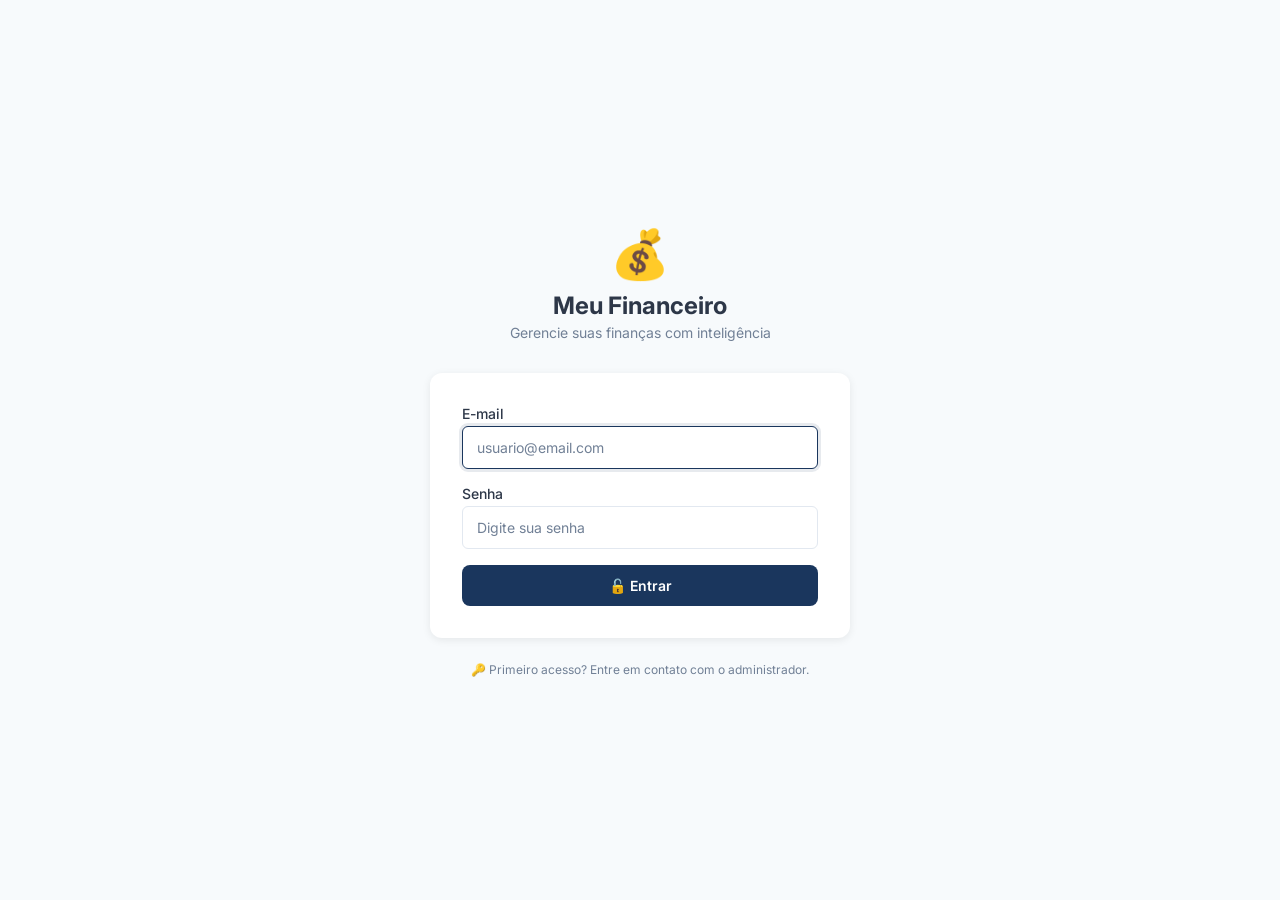
<file: index.html>
<!DOCTYPE html>
<html lang="pt-BR">
<head>
    <meta charset="UTF-8">
    <meta name="viewport" content="width=device-width, initial-scale=1.0">
    <title>Login - Meu Financeiro</title>
    <link rel="shortcut icon" type="image/png" href="Imagem/logo.ico">
    
    <!-- Fonte Inter -->
    <link rel="preconnect" href="https://fonts.googleapis.com">
    <link rel="preconnect" href="https://fonts.gstatic.com" crossorigin>
    <link href="https://fonts.googleapis.com/css2?family=Inter:wght@400;500;600;700&display=swap" rel="stylesheet">
    
    <!-- CSS base -->
    <link rel="stylesheet" href="css/reset.css">
    <link rel="stylesheet" href="css/variables.css">
    <link rel="stylesheet" href="css/components.css">
    <link rel="stylesheet" href="css/responsive.css">
</head>
<body class="pagina-login">

    <div class="login-container">
        
        <!-- Logo e título -->
        <div class="login-logo">
            <div class="icone">💰</div>
            <h2>Meu Financeiro</h2>
            <p>Gerencie suas finanças com inteligência</p>
        </div>
        
        <!-- Card do formulário -->
        <div class="login-card">
            <form id="formLogin" class="formulario" autocomplete="off">
                
                <!-- Alerta de erro (escondido por padrão) -->
                <div id="alertaLogin" class="alertas alerta-erro"></div>
                
                <div class="grupo-campo">
                    <label for="email">E-mail</label>
                    <input 
                        type="email" 
                        id="email" 
                        placeholder="usuario@email.com" 
                        required
                        autofocus
                    >
                </div>
                
                <div class="grupo-campo">
                    <label for="senha">Senha</label>
                    <input 
                        type="password" 
                        id="senha" 
                        placeholder="Digite sua senha" 
                        required
                    >
                </div>
                
                <button type="submit" class="btn btn-primario">
                    🔓 Entrar
                </button>
                
            </form>
        </div>
        
        <!-- Dica de acesso -->
        <div class="login-rodape">
            <p>🔑 Primeiro acesso? Entre em contato com o administrador.</p>
        </div>
        
    </div>

    <!-- JavaScript de autenticação -->
    <script src="js/auth.js"></script>
</body>
</html>
</file>
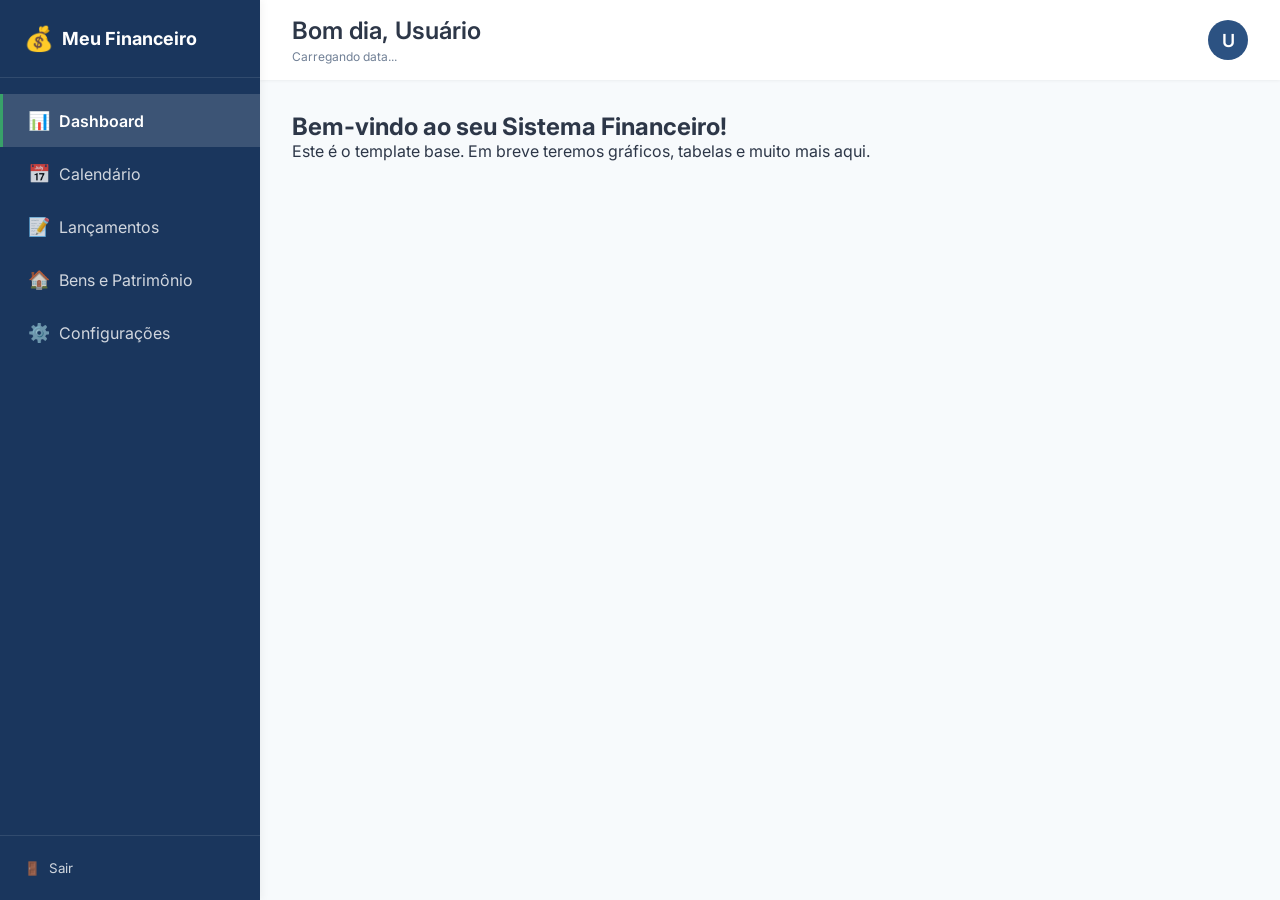
<file: base-template.html>
<!DOCTYPE html>
<html lang="pt-BR">
<head>
    <meta charset="UTF-8">
    <!-- Faz a página se adaptar ao tamanho da tela (essencial para mobile) -->
    <meta name="viewport" content="width=device-width, initial-scale=1.0">
    
    <!-- Título da página (mude em cada página) -->
    <title>Sistema Financeiro - Dashboard</title>
    <link rel="shortcut icon" type="image/png" href="Imagem/logo.ico">
    
    <!-- Importa a fonte Inter do Google Fonts -->
    <link rel="preconnect" href="https://fonts.googleapis.com">
    <link rel="preconnect" href="https://fonts.gstatic.com" crossorigin>
    <link href="https://fonts.googleapis.com/css2?family=Inter:wght@400;500;600;700&display=swap" rel="stylesheet">
    
    <!-- Nossos arquivos CSS (sempre nesta ordem: reset -> variáveis -> layout) -->
    <link rel="stylesheet" href="css/reset.css">
    <link rel="stylesheet" href="css/variables.css">
    <link rel="stylesheet" href="css/layout.css">
    
    <!-- CSS específico desta página (ex: dashboard.css) -->
    <!-- <link rel="stylesheet" href="css/dashboard.css"> -->
</head>
<body>

    <!-- Botão hambúrguer para mobile -->
    <button class="btn-menu-mobile" id="btnMenuMobile" onclick="toggleMenu()">☰</button>
    
    <!-- Overlay escuro (fica atrás do menu no mobile) -->
    <div class="overlay" id="overlay" onclick="toggleMenu()"></div>

    <div class="pagina">
        
        <!-- ========== MENU LATERAL ========== -->
        <aside class="menu-lateral" id="menuLateral">
            <div class="menu-logo">
                <span class="icone">💰</span>
                <span>Meu Financeiro</span>
            </div>
            
            <nav class="menu-links">
                <a href="dashboard.html" class="menu-item ativo">
                    <span class="icone">📊</span>
                    <span>Dashboard</span>
                </a>
                <a href="calendario.html" class="menu-item">
                    <span class="icone">📅</span>
                    <span>Calendário</span>
                </a>
                <a href="lancamentos.html" class="menu-item">
                    <span class="icone">📝</span>
                    <span>Lançamentos</span>
                </a>
                <a href="patrimonio.html" class="menu-item">
                    <span class="icone">🏠</span>
                    <span>Bens e Patrimônio</span>
                </a>
                <a href="configuracoes.html" class="menu-item">
                    <span class="icone">⚙️</span>
                    <span>Configurações</span>
                </a>
            </nav>
            
            <div class="menu-rodape">
                <button class="btn-sair" onclick="sair()">
                    <span class="icone">🚪</span>
                    <span>Sair</span>
                </button>
            </div>
        </aside>

        <!-- ========== ÁREA DE CONTEÚDO ========== -->
        <main class="conteudo">
            
            <!-- Cabeçalho -->
            <header class="cabecalho">
                <div class="saudacao">
                    <h1>Bom dia, Usuário</h1>
                    <p id="dataAtual">Carregando data...</p>
                </div>
                <div class="perfil">
                    <div class="perfil-icone">U</div>
                </div>
            </header>

            <!-- Área onde cada página coloca seu conteúdo único -->
            <section class="area-principal" id="areaPrincipal">
                
                <!-- ========================================== -->
                <!-- CONTEÚDO ESPECÍFICO DA PÁGINA VAI AQUI!    -->
                <!-- ========================================== -->
                
                <h2>Bem-vindo ao seu Sistema Financeiro!</h2>
                <p>Este é o template base. Em breve teremos gráficos, tabelas e muito mais aqui.</p>
                
                <!-- ========================================== -->
                
            </section>
        </main>
    </div>

    <!-- JavaScript base (funciona em todas as páginas) -->
    <script src="js/app.js"></script>
    
    <!-- JavaScript específico da página -->
    <!-- <script src="js/dashboard.js"></script> -->
</body>
</html>
</file>
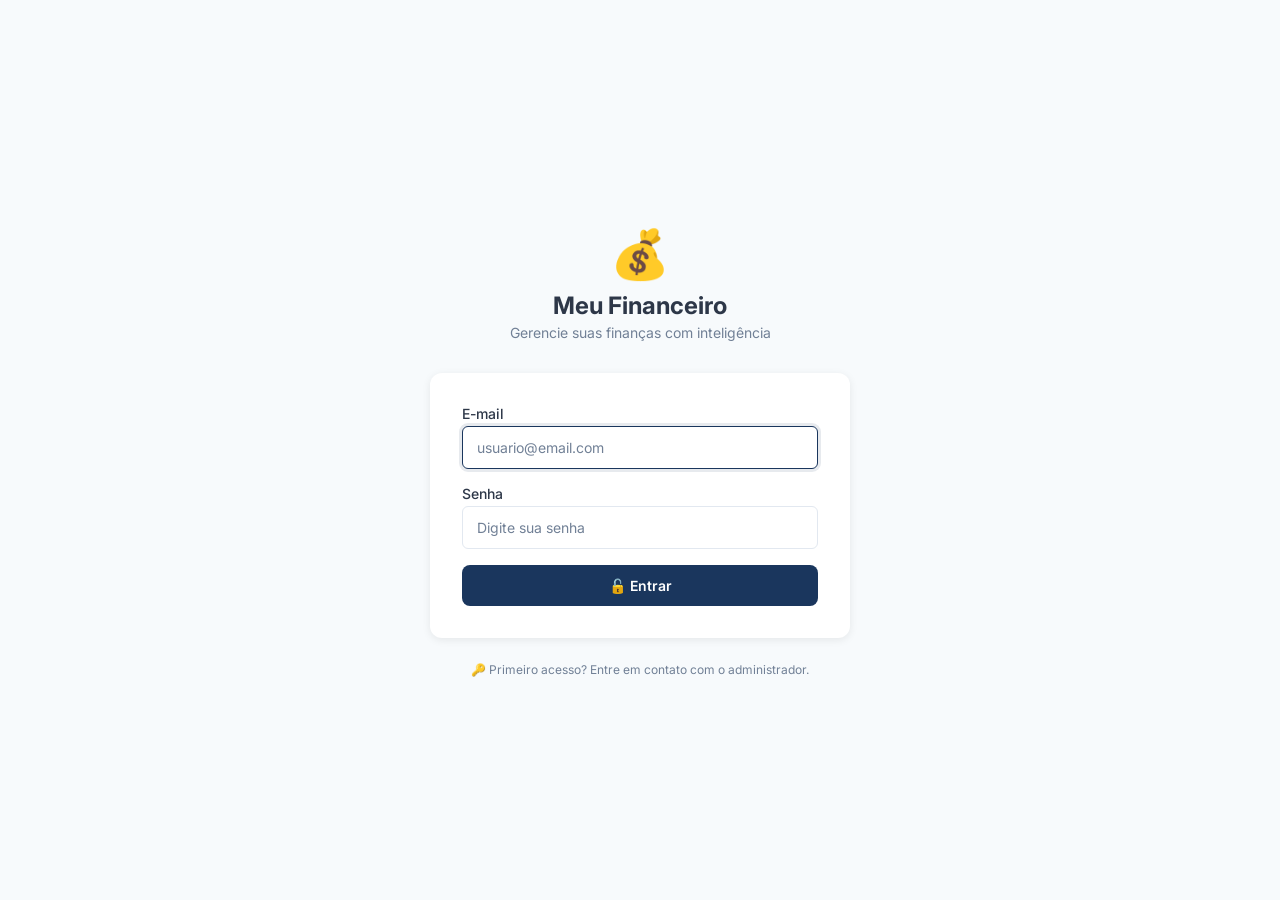
<file: calendario.html>
<!DOCTYPE html>
<html lang="pt-BR">
<head>
    <meta charset="UTF-8">
    <meta name="viewport" content="width=device-width, initial-scale=1.0">
    <title>Calendário - Meu Financeiro</title>
    <link rel="shortcut icon" type="image/png" href="Imagem/logo.ico">
    
    <link rel="preconnect" href="https://fonts.googleapis.com">
    <link rel="preconnect" href="https://fonts.gstatic.com" crossorigin>
    <link href="https://fonts.googleapis.com/css2?family=Inter:wght@400;500;600;700&display=swap" rel="stylesheet">
    
    <link rel="stylesheet" href="css/reset.css">
    <link rel="stylesheet" href="css/variables.css">
    <link rel="stylesheet" href="css/layout.css">
    <link rel="stylesheet" href="css/components.css">
    <link rel="stylesheet" href="css/responsive.css">
    
    <style>
        /* ---------- CONTROLES ---------- */
        .controles-calendario {
            display: flex;
            gap: var(--espacamento-md);
            align-items: center;
            margin-bottom: var(--espacamento-lg);
            flex-wrap: wrap;
        }
        
        .controles-calendario h2 {
            font-size: var(--tamanho-titulo);
            color: var(--cor-texto);
            margin-right: auto;
        }
        
        .controles-calendario select {
            padding: 10px 14px;
            border: 1px solid var(--cor-borda);
            border-radius: var(--raio-pequeno);
            font-size: var(--tamanho-texto);
            background-color: var(--cor-fundo-branco);
        }
        
        /* ---------- GRADE DESKTOP ---------- */
        .calendario-grade-container {
            background-color: var(--cor-fundo-branco);
            border-radius: var(--raio-grande);
            box-shadow: var(--sombra-card);
            overflow: hidden;
            display: block;
        }
        
        .calendario-grade {
            display: grid;
            grid-template-columns: repeat(7, 1fr);
        }
        
        .cal-dia-header {
            padding: 12px;
            text-align: center;
            font-size: var(--tamanho-pequeno);
            font-weight: 600;
            color: var(--cor-texto-claro);
            text-transform: uppercase;
            background-color: #f7fafc;
            border-bottom: 1px solid var(--cor-borda);
        }
        
        .cal-celula {
            min-height: 100px;
            padding: 8px;
            border-right: 1px solid var(--cor-borda);
            border-bottom: 1px solid var(--cor-borda);
            cursor: pointer;
            transition: background-color 0.2s;
            display: flex;
            flex-direction: column;
            gap: 2px;
        }
        
        .cal-celula:nth-child(7n) { border-right: none; }
        .cal-celula:hover { background-color: #f7fafc; }
        .cal-celula.vazio { background-color: #fafafa; cursor: default; }
        .cal-celula.hoje { background-color: #ebf8ff; }
        .cal-celula.negativo { background-color: #fff5f5; }
        .cal-celula.negativo:hover { background-color: #fed7d7; }
        
        .cal-celula.hoje .cal-numero {
            background-color: var(--cor-primaria);
            color: white;
            width: 28px;
            height: 28px;
            display: flex;
            align-items: center;
            justify-content: center;
            border-radius: 50%;
            font-weight: 700;
        }
        
        .cal-numero {
            font-size: 14px;
            font-weight: 600;
            color: var(--cor-texto);
            margin-bottom: 2px;
        }
        
        .cal-entrada { font-size: 11px; color: var(--cor-receita); font-weight: 500; }
        .cal-saida { font-size: 11px; color: var(--cor-despesa); font-weight: 500; }
        
        .cal-saldo {
            font-size: 12px;
            font-weight: 700;
            margin-top: auto;
        }
        .cal-saldo.pos { color: var(--cor-texto); }
        .cal-saldo.neg { color: var(--cor-despesa); }
        
        /* ---------- LISTA MOBILE ---------- */
        .lista-mobile {
            display: none;
            flex-direction: column;
            gap: var(--espacamento-md);
        }
        
        .lista-item {
            background-color: var(--cor-fundo-branco);
            border-radius: var(--raio-grande);
            padding: var(--espacamento-lg);
            box-shadow: var(--sombra-card);
        }
        .lista-item.negativo { border-left: 4px solid var(--cor-despesa); }
        .lista-item.hoje { border: 2px solid var(--cor-primaria); }
        
        .lista-header {
            display: flex;
            justify-content: space-between;
            align-items: center;
            margin-bottom: var(--espacamento-sm);
        }
        .lista-dia { font-weight: 700; color: var(--cor-texto); }
        .lista-saldo { font-weight: 600; }
        .lista-saldo.pos { color: var(--cor-texto); }
        .lista-saldo.neg { color: var(--cor-despesa); }
        
        .lista-linha { font-size: var(--tamanho-texto); margin-bottom: 4px; }
        .lista-linha.entrada { color: var(--cor-receita); }
        .lista-linha.saida { color: var(--cor-despesa); }
        
        .lista-detalhe {
            display: flex;
            justify-content: space-between;
            padding: 6px 0;
            border-top: 1px solid var(--cor-borda);
            font-size: var(--tamanho-pequeno);
        }
        .lista-detalhe.receita { color: var(--cor-receita); }
        .lista-detalhe.despesa { color: var(--cor-despesa); }
        
        .lista-alerta {
            margin-top: var(--espacamento-sm);
            padding: var(--espacamento-sm);
            background-color: #fff5f5;
            color: var(--cor-despesa);
            border-radius: var(--raio-pequeno);
            font-size: var(--tamanho-pequeno);
            font-weight: 500;
        }
        
        /* ---------- PAINEL LATERAL ---------- */
        .painel-lateral-overlay {
            display: none;
            position: fixed;
            top: 0; left: 0;
            width: 100%; height: 100%;
            background-color: rgba(0,0,0,0.3);
            z-index: 300;
        }
        .painel-lateral-overlay.visivel { display: block; }
        
        .painel-lateral {
            position: fixed;
            top: 0; right: 0;
            width: 380px;
            max-width: 90vw;
            height: 100%;
            background-color: var(--cor-fundo-branco);
            box-shadow: -4px 0 20px rgba(0,0,0,0.1);
            z-index: 301;
            transform: translateX(100%);
            transition: transform 0.3s ease;
            display: flex;
            flex-direction: column;
        }
        .painel-lateral.visivel { transform: translateX(0); }
        
        .painel-header {
            padding: var(--espacamento-lg);
            border-bottom: 1px solid var(--cor-borda);
            display: flex;
            justify-content: space-between;
            align-items: center;
        }
        .painel-header h3 {
            font-size: var(--tamanho-subtitulo);
            color: var(--cor-texto);
        }
        .btn-fechar-painel {
            background: none; border: none;
            font-size: 24px; cursor: pointer;
            color: var(--cor-texto-claro);
        }
        
        .painel-conteudo {
            flex: 1;
            padding: var(--espacamento-lg);
            overflow-y: auto;
        }
        
        .painel-resumo {
            background-color: #f7fafc;
            border-radius: var(--raio-medio);
            padding: var(--espacamento-md);
            margin-bottom: var(--espacamento-lg);
        }
        .painel-linha {
            display: flex;
            justify-content: space-between;
            padding: 4px 0;
            font-size: var(--tamanho-texto);
        }
        .painel-linha .pos { color: var(--cor-receita); font-weight: 600; }
        .painel-linha .neg { color: var(--cor-despesa); font-weight: 600; }
        
        .painel-lista { display: flex; flex-direction: column; gap: var(--espacamento-sm); }
        
        .painel-item {
            display: flex;
            justify-content: space-between;
            align-items: center;
            padding: var(--espacamento-md);
            border: 1px solid var(--cor-borda);
            border-radius: var(--raio-medio);
        }
        .painel-item.receita { border-left: 3px solid var(--cor-receita); }
        .painel-item.despesa { border-left: 3px solid var(--cor-despesa); }
        
        .painel-item-info { display: flex; flex-direction: column; gap: 2px; }
        .painel-item-info strong { font-size: var(--tamanho-texto); color: var(--cor-texto); }
        .painel-item-info small { font-size: var(--tamanho-pequeno); color: var(--cor-texto-claro); }
        
        .painel-item-valor { font-weight: 600; font-size: 15px; }
        .painel-item-valor.receita { color: var(--cor-receita); }
        .painel-item-valor.despesa { color: var(--cor-despesa); }
        
        .painel-alerta {
            margin-top: var(--espacamento-lg);
            padding: var(--espacamento-md);
            background-color: #fff5f5;
            border-left: 4px solid var(--cor-despesa);
            border-radius: var(--raio-pequeno);
            color: var(--cor-despesa);
            font-size: var(--tamanho-texto);
            font-weight: 500;
        }
        
        /* ---------- RESPONSIVIDADE ---------- */
        @media (max-width: 768px) {
            .calendario-grade-container { display: none; }
            .lista-mobile { display: flex; }
            .painel-lateral { width: 100%; max-width: 100%; }
        }
    </style>
</head>
<body>

    <button class="btn-menu-mobile" id="btnMenuMobile" onclick="toggleMenu()">☰</button>
    <div class="overlay" id="overlay" onclick="toggleMenu()"></div>

    <div class="pagina">
        
        <!-- MENU LATERAL -->
        <aside class="menu-lateral" id="menuLateral">
            <div class="menu-logo">
                <span class="icone">💰</span>
                <span>Meu Financeiro</span>
            </div>
            <nav class="menu-links">
                <a href="dashboard.html" class="menu-item">
                    <span class="icone">📊</span>
                    <span>Dashboard</span>
                </a>
                <a href="calendario.html" class="menu-item ativo">
                    <span class="icone">📅</span>
                    <span>Calendário</span>
                </a>
                <a href="lancamentos.html" class="menu-item">
                    <span class="icone">📝</span>
                    <span>Lançamentos</span>
                </a>
                <a href="patrimonio.html" class="menu-item">
                    <span class="icone">🏠</span>
                    <span>Bens e Patrimônio</span>
                </a>
                <a href="configuracoes.html" class="menu-item">
                    <span class="icone">⚙️</span>
                    <span>Configurações</span>
                </a>
            </nav>
            <div class="menu-rodape">
                <button class="btn-sair" onclick="sair()">
                    <span class="icone">🚪</span>
                    <span>Sair</span>
                </button>
            </div>
        </aside>

        <!-- CONTEÚDO -->
        <main class="conteudo">
            
            <header class="cabecalho">
                <div class="saudacao">
                    <h1 id="saudacao">Bom dia, Usuário</h1>
                    <p id="dataAtual">Carregando data...</p>
                </div>
                <div class="perfil">
                    <div class="perfil-icone">🤑</div>
                </div>
            </header>

            <section class="area-principal">
                
                <div class="controles-calendario">
                    <h2>📅 Calendário de Fluxo de Caixa</h2>
                    <select id="seletorMes">
                        <option value="1">Janeiro</option>
                        <option value="2">Fevereiro</option>
                        <option value="3">Março</option>
                        <option value="4">Abril</option>
                        <option value="5">Maio</option>
                        <option value="6">Junho</option>
                        <option value="7">Julho</option>
                        <option value="8">Agosto</option>
                        <option value="9">Setembro</option>
                        <option value="10">Outubro</option>
                        <option value="11">Novembro</option>
                        <option value="12">Dezembro</option>
                    </select>
                    <select id="seletorAno"></select>
                </div>
                
                <!-- Grade Desktop -->
                <div class="calendario-grade-container">
                    <div class="calendario-grade" id="gradeCalendario"></div>
                </div>
                
                <!-- Lista Mobile -->
                <div class="lista-mobile" id="listaMobile"></div>

            </section>
        </main>
    </div>

    <!-- Painel Lateral -->
    <div class="painel-lateral-overlay" id="painelOverlay" onclick="fecharPainel()"></div>
    <div class="painel-lateral" id="painelLateral">
        <div class="painel-header">
            <h3 id="painelTitulo">📅 Detalhes do Dia</h3>
            <button class="btn-fechar-painel" id="btnFecharPainel" onclick="fecharPainel()">×</button>
        </div>
        <div class="painel-conteudo" id="painelConteudo"></div>
    </div>

    <!-- Scripts -->
    <script src="js/storage.js"></script>
    <script src="js/auth.js"></script>
    <script src="js/app.js"></script>
    <script src="js/calendario.js"></script>
</body>
</html>
</file>
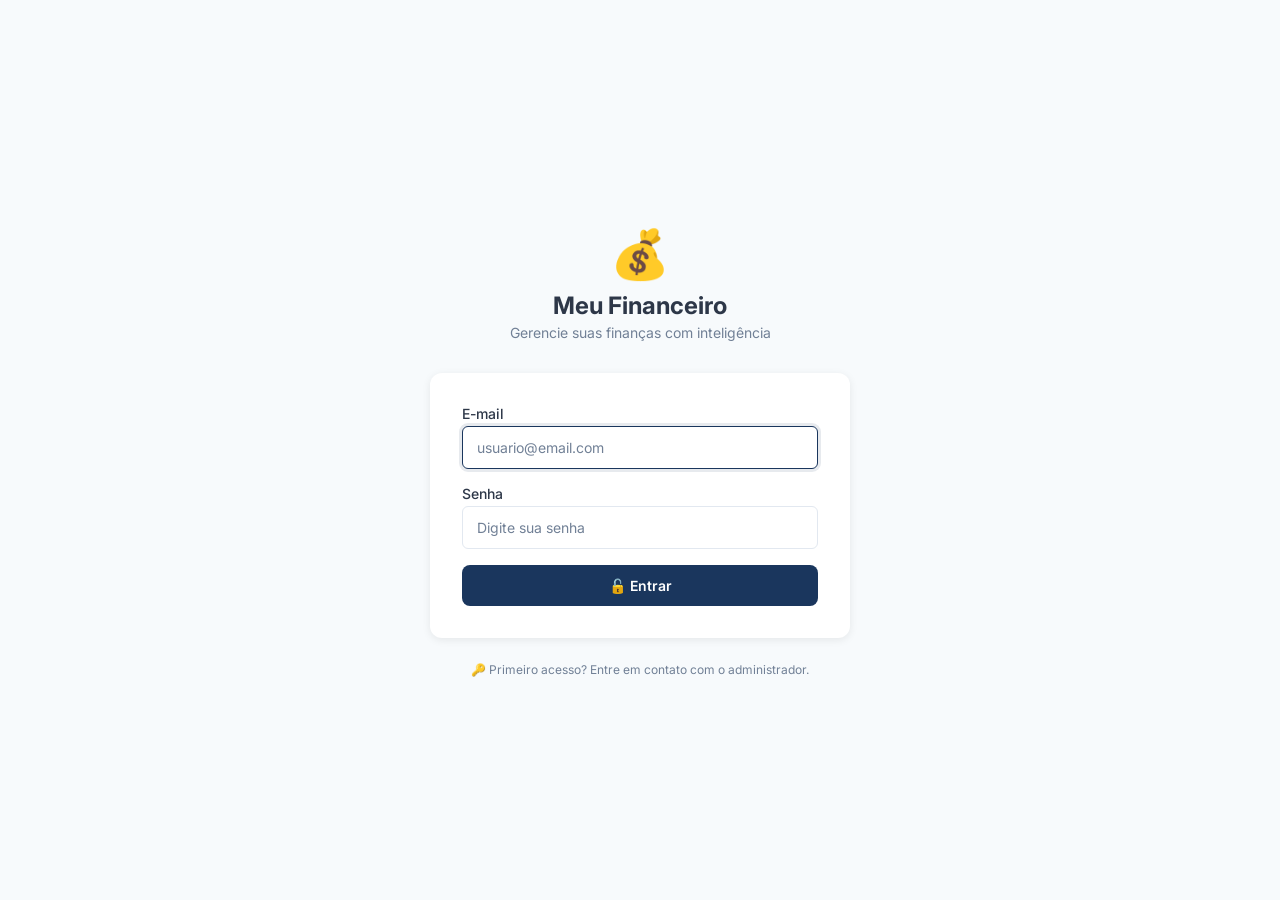
<file: configuracoes.html>
<!DOCTYPE html>
<html lang="pt-BR">
<head>
    <meta charset="UTF-8">
    <meta name="viewport" content="width=device-width, initial-scale=1.0">
    <title>Configurações - Meu Financeiro</title>
    <link rel="shortcut icon" type="image/png" href="Imagem/logo.ico">
    
    <link rel="preconnect" href="https://fonts.googleapis.com">
    <link rel="preconnect" href="https://fonts.gstatic.com" crossorigin>
    <link href="https://fonts.googleapis.com/css2?family=Inter:wght@400;500;600;700&display=swap" rel="stylesheet">
    
    <link rel="stylesheet" href="css/reset.css">
    <link rel="stylesheet" href="css/variables.css">
    <link rel="stylesheet" href="css/layout.css">
    <link rel="stylesheet" href="css/components.css">
    <link rel="stylesheet" href="css/responsive.css">
    
    <style>
        /* ---------- ABAS ---------- */
        .abas-nav {
            display: flex;
            gap: var(--espacamento-xs);
            margin-bottom: var(--espacamento-lg);
            border-bottom: 2px solid var(--cor-borda);
        }
        
        .aba-btn {
            padding: 12px 20px;
            background: none;
            border: none;
            border-bottom: 3px solid transparent;
            font-size: var(--tamanho-texto);
            font-weight: 500;
            color: var(--cor-texto-claro);
            cursor: pointer;
            transition: all 0.2s;
        }
        
        .aba-btn:hover {
            color: var(--cor-primaria);
        }
        
        .aba-btn.ativa {
            color: var(--cor-primaria);
            border-bottom-color: var(--cor-primaria);
            font-weight: 600;
        }
        
        .aba-conteudo {
            display: none;
        }
        
        .aba-conteudo.ativa {
            display: block;
            animation: fadeIn 0.3s ease;
        }
        
        @keyframes fadeIn {
            from { opacity: 0; transform: translateY(10px); }
            to { opacity: 1; transform: translateY(0); }
        }
        
        /* ---------- CARD CONFIGURAÇÃO ---------- */
        .card-config {
            background-color: var(--cor-fundo-branco);
            border-radius: var(--raio-grande);
            padding: var(--espacamento-xl);
            box-shadow: var(--sombra-card);
            max-width: 600px;
        }
        
        .card-config h3 {
            font-size: var(--tamanho-subtitulo);
            color: var(--cor-texto);
            margin-bottom: var(--espacamento-lg);
        }
        
        .card-config .grupo-campo {
            margin-bottom: var(--espacamento-md);
        }
        
        .card-config label {
            display: block;
            margin-bottom: var(--espacamento-xs);
            font-size: var(--tamanho-texto);
            font-weight: 500;
            color: var(--cor-texto);
        }
        
        .card-config input {
            width: 100%;
            padding: 10px 14px;
            border: 1px solid var(--cor-borda);
            border-radius: var(--raio-pequeno);
            font-size: var(--tamanho-texto);
        }
        
        .card-config input:focus {
            outline: none;
            border-color: var(--cor-primaria);
            box-shadow: 0 0 0 3px rgba(26, 54, 93, 0.1);
        }
        
        .card-config .btn-primario {
            width: auto;
            margin-top: var(--espacamento-sm);
        }
        
        /* ---------- LISTA RECORRENTES ---------- */
        .lista-recorrentes {
            display: flex;
            flex-direction: column;
            gap: var(--espacamento-md);
        }
        
        .item-recorrente {
            background-color: var(--cor-fundo-branco);
            border-radius: var(--raio-grande);
            padding: var(--espacamento-lg);
            box-shadow: var(--sombra-card);
            display: flex;
            justify-content: space-between;
            align-items: center;
            gap: var(--espacamento-md);
            border-left: 4px solid var(--cor-primaria);
        }
        
        .item-recorrente.inativo {
            opacity: 0.6;
            border-left-color: var(--cor-texto-claro);
        }
        
        .recorrente-info {
            display: flex;
            flex-direction: column;
            gap: 4px;
            flex: 1;
        }
        
        .recorrente-info strong {
            font-size: 16px;
            color: var(--cor-texto);
        }
        
        .recorrente-tipo {
            font-size: var(--tamanho-pequeno);
            font-weight: 500;
        }
        
        .recorrente-tipo.receita { color: var(--cor-receita); }
        .recorrente-tipo.despesa { color: var(--cor-despesa); }
        
        .recorrente-detalhes {
            font-size: var(--tamanho-pequeno);
            color: var(--cor-texto-claro);
        }
        
        .recorrente-status {
            font-size: 11px;
            font-weight: 600;
            padding: 2px 8px;
            border-radius: 12px;
            display: inline-block;
            margin-top: 4px;
            width: fit-content;
        }
        
        .recorrente-status.ativo {
            background-color: #f0fff4;
            color: var(--cor-receita);
        }
        
        .recorrente-status.pausado {
            background-color: #fff5f5;
            color: var(--cor-despesa);
        }
        
        .recorrente-acoes {
            display: flex;
            gap: 8px;
        }
        
        .recorrente-acoes button {
            width: 36px;
            height: 36px;
            border-radius: var(--raio-pequeno);
            border: 1px solid var(--cor-borda);
            background: #fff;
            cursor: pointer;
            font-size: 16px;
            display: flex;
            align-items: center;
            justify-content: center;
        }
        
        .recorrente-acoes button:hover {
            background-color: var(--cor-fundo);
        }
        
        .btn-toggle:hover { border-color: var(--cor-primaria); }
        .btn-editar-rec:hover { border-color: #3182ce; color: #3182ce; }
        .btn-excluir-rec:hover { border-color: var(--cor-despesa); color: var(--cor-despesa); }
        
        .lista-vazia {
            text-align: center;
            padding: 48px;
            color: var(--cor-texto-claro);
        }
        
        /* ---------- MODAL RECORRENTE ---------- */
        .modal-overlay {
            display: none;
            position: fixed;
            top: 0; left: 0;
            width: 100%; height: 100%;
            background-color: rgba(0,0,0,0.5);
            z-index: 1000;
            align-items: center;
            justify-content: center;
            padding: var(--espacamento-md);
        }
        
        .modal-overlay.visivel {
            display: flex;
        }
        
        .modal-conteudo {
            background-color: var(--cor-fundo-branco);
            border-radius: var(--raio-grande);
            width: 100%;
            max-width: 480px;
            box-shadow: 0 20px 40px rgba(0,0,0,0.2);
            animation: modalEntra 0.3s ease;
        }
        
        @keyframes modalEntra {
            from { opacity: 0; transform: translateY(-20px); }
            to { opacity: 1; transform: translateY(0); }
        }
        
        .modal-header {
            padding: var(--espacamento-lg);
            border-bottom: 1px solid var(--cor-borda);
            display: flex;
            justify-content: space-between;
            align-items: center;
        }
        
        .modal-header h3 {
            font-size: var(--tamanho-subtitulo);
            color: var(--cor-texto);
        }
        
        .btn-fechar {
            background: none;
            border: none;
            font-size: 24px;
            cursor: pointer;
            color: var(--cor-texto-claro);
        }
        
        .modal-body {
            padding: var(--espacamento-lg);
        }
        
        .modal-body .grupo-campo {
            margin-bottom: var(--espacamento-md);
        }
        
        .modal-body label {
            display: block;
            margin-bottom: var(--espacamento-xs);
            font-size: var(--tamanho-texto);
            font-weight: 500;
        }
        
        .modal-body input,
        .modal-body select {
            width: 100%;
            padding: 10px 14px;
            border: 1px solid var(--cor-borda);
            border-radius: var(--raio-pequeno);
            font-size: var(--tamanho-texto);
        }
        
        .linha-dupla {
            display: grid;
            grid-template-columns: 1fr 1fr;
            gap: var(--espacamento-md);
        }
        
        .check-ativo {
            display: flex;
            align-items: center;
            gap: var(--espacamento-sm);
        }
        
        .check-ativo input {
            width: auto;
        }
        
        .modal-footer {
            padding: var(--espacamento-lg);
            border-top: 1px solid var(--cor-borda);
            display: flex;
            justify-content: flex-end;
            gap: var(--espacamento-sm);
        }
        
        .btn-secundario {
            padding: 10px 20px;
            border-radius: var(--raio-medio);
            border: 1px solid var(--cor-borda);
            background: #fff;
            cursor: pointer;
            font-weight: 500;
        }
        
        .sobre-sistema {
            background-color: var(--cor-fundo-branco);
            border-radius: var(--raio-grande);
            padding: var(--espacamento-xl);
            box-shadow: var(--sombra-card);
            max-width: 600px;
            line-height: 1.6;
        }
        
        .sobre-sistema h3 {
            margin-bottom: var(--espacamento-md);
        }
        
        .sobre-sistema p {
            color: var(--cor-texto-claro);
            margin-bottom: var(--espacamento-sm);
        }
        
        @media (max-width: 768px) {
            .linha-dupla {
                grid-template-columns: 1fr;
            }
            .item-recorrente {
                flex-direction: column;
                align-items: flex-start;
            }
        }
    </style>
</head>
<body>

    <button class="btn-menu-mobile" id="btnMenuMobile" onclick="toggleMenu()">☰</button>
    <div class="overlay" id="overlay" onclick="toggleMenu()"></div>

    <div class="pagina">
        
        <!-- MENU LATERAL -->
        <aside class="menu-lateral" id="menuLateral">
            <div class="menu-logo">
                <span class="icone">💰</span>
                <span>Meu Financeiro</span>
            </div>
            <nav class="menu-links">
                <a href="dashboard.html" class="menu-item">
                    <span class="icone">📊</span>
                    <span>Dashboard</span>
                </a>
                <a href="calendario.html" class="menu-item">
                    <span class="icone">📅</span>
                    <span>Calendário</span>
                </a>
                <a href="lancamentos.html" class="menu-item">
                    <span class="icone">📝</span>
                    <span>Lançamentos</span>
                </a>
                <a href="patrimonio.html" class="menu-item">
                    <span class="icone">🏠</span>
                    <span>Bens e Patrimônio</span>
                </a>
                <a href="configuracoes.html" class="menu-item ativo">
                    <span class="icone">⚙️</span>
                    <span>Configurações</span>
                </a>
            </nav>
            <div class="menu-rodape">
                <button class="btn-sair" onclick="sair()">
                    <span class="icone">🚪</span>
                    <span>Sair</span>
                </button>
            </div>
        </aside>

        <!-- CONTEÚDO -->
        <main class="conteudo">
            
            <header class="cabecalho">
                <div class="saudacao">
                    <h1 id="saudacao">Bom dia, Usuário</h1>
                    <p id="dataAtual">Carregando data...</p>
                </div>
                <div class="perfil">
                    <div class="perfil-icone">🤑</div>
                </div>
            </header>

            <section class="area-principal">
                
                <h2 style="margin-bottom:24px;">⚙️ Configurações</h2>
                
                <!-- Abas -->
                <div class="abas-nav">
                    <button class="aba-btn ativa" onclick="mostrarAba('dados')">👤 Meus Dados</button>
                    <button class="aba-btn" onclick="mostrarAba('recorrencia')">🔄 Contas Recorrentes</button>
                    <button class="aba-btn" onclick="mostrarAba('sobre')">ℹ️ Sobre</button>
                </div>
                
                <!-- ABA 1: MEUS DADOS -->
                <div id="aba-dados" class="aba-conteudo ativa">
                    <div class="card-config">
                        <h3>👤 Meus Dados</h3>
                        <div id="alertaDados" class="alertas"></div>
                        <form id="formDados" onsubmit="salvarDadosUsuario(event)">
                            <div class="grupo-campo">
                                <label for="configNome">Nome</label>
                                <input type="text" id="configNome" required placeholder="Seu nome">
                            </div>
                            <div class="grupo-campo">
                                <label for="configEmail">E-mail</label>
                                <input type="email" id="configEmail" required placeholder="seu@email.com">
                            </div>
                            <hr style="border:none;border-top:1px solid var(--cor-borda);margin:20px 0;">
                            <p style="color:var(--cor-texto-claro);font-size:12px;margin-bottom:12px;">Deixe em branco para manter a senha atual.</p>
                            <div class="grupo-campo">
                                <label for="configSenha">Nova Senha</label>
                                <input type="password" id="configSenha" placeholder="••••••">
                            </div>
                            <div class="grupo-campo">
                                <label for="configConfirmarSenha">Confirmar Nova Senha</label>
                                <input type="password" id="configConfirmarSenha" placeholder="••••••">
                            </div>
                            <button type="submit" class="btn btn-primario">💾 Salvar Alterações</button>
                        </form>
                                                <!-- BACKUP -->
                        <hr style="border:none;border-top:1px solid var(--cor-borda);margin:24px 0;">
                        <h3 style="margin-bottom:12px;">💾 Backup e Restauração</h3>
                        <p style="color:var(--cor-texto-claro);font-size:14px;margin-bottom:16px;">
                            Exporte seus dados para fazer backup ou transfira para outro dispositivo.
                        </p>
                        <div style="display:flex;gap:12px;flex-wrap:wrap;">
                            <button type="button" class="btn btn-primario" onclick="exportarDados()" style="width:auto;">
                                ⬇️ Exportar Dados
                            </button>
                            <button type="button" class="btn-secundario" onclick="document.getElementById('inputImportar').click()" style="width:auto;">
                                ⬆️ Importar Dados
                            </button>
                            <button type="button" class="btn-secundario" onclick="limparTodosDados()" style="width:auto;border-color:var(--cor-despesa);color:var(--cor-despesa);">
                                🗑️ Limpar Tudo
                            </button>
                        </div>
                        <input type="file" id="inputImportar" accept=".json" style="display:none;" onchange="importarDados(event)">
                    </div>
                </div>
                
                <!-- ABA 2: CONTAS RECORRENTES -->
                <div id="aba-recorrencia" class="aba-conteudo">
                    <div style="display:flex; justify-content:space-between; align-items:center; margin-bottom:24px;">
                        <div>
                            <h3 style="font-size:20px;">🔄 Contas Recorrentes</h3>
                            <p style="color:var(--cor-texto-claro);font-size:14px;">Essas contas são geradas automaticamente pelo botão "Gerar Mês".</p>
                        </div>
                        <button class="btn-novo" onclick="abrirModalRecorrente()" style="width:auto;">
                            <span>➕</span>
                            <span>Nova Conta Fixa</span>
                        </button>
                    </div>
                    
                    <div id="alertaRecorrentes" class="alertas"></div>
                    <div class="lista-recorrentes" id="listaRecorrentes"></div>
                </div>
                
                <!-- ABA 3: SOBRE -->
                <div id="aba-sobre" class="aba-conteudo">
                    <div class="sobre-sistema">
                        <h3>ℹ️ Sobre o Sistema</h3>
                        <p><strong>Nome:</strong> Meu Financeiro</p>
                        <p><strong>Versão:</strong> 1.0.0 - Fase 1 (Front-End)</p>
                        <p><strong>Tecnologias:</strong> HTML5, CSS3, JavaScript Vanilla, LocalStorage</p>
                        <p><strong>Funcionalidades:</strong> Gestão de lançamentos, calendário de fluxo de caixa, controle de patrimônio, assistente inteligente.</p>
                        <p style="margin-top:16px; padding-top:16px; border-top:1px solid var(--cor-borda);">
                            <strong>Próximas fases:</strong> Back-end real, sincronização em nuvem, gráficos avançados, app mobile.
                        </p>
                    </div>
                </div>

            </section>
        </main>
    </div>

    <!-- MODAL RECORRENTE -->
    <div class="modal-overlay" id="modalRecorrente" onclick="if(event.target === this) fecharModalRecorrente()">
        <div class="modal-conteudo">
            <div class="modal-header">
                <h3 id="modalRecorrenteTitulo">➕ Nova Conta Recorrente</h3>
                <button class="btn-fechar" onclick="fecharModalRecorrente()">×</button>
            </div>
                <form id="formRecorrente" onsubmit="salvarRecorrente(event)">
                    <input type="hidden" id="recorrenteId">
                    <div class="modal-body">
                        <div class="grupo-campo">
                            <label for="campoRecDescricao">Descrição *</label>
                            <input type="text" id="campoRecDescricao" required placeholder="Ex: Aluguel, Salário...">
                        </div>
                        <div class="linha-dupla">
                            <div class="grupo-campo">
                                <label for="campoRecTipo">Tipo *</label>
                                <select id="campoRecTipo" required>
                                    <option value="despesa">⬇ Despesa (saída)</option>
                                    <option value="receita">⬆ Receita (entrada)</option>
                                </select>
                            </div>
                            <div class="grupo-campo">
                                <label for="campoRecCategoria">Categoria *</label>
                                <input type="text" id="campoRecCategoria" required placeholder="Ex: Moradia, Salário...">
                            </div>
                        </div>
                        <div class="linha-dupla">
                            <div class="grupo-campo">
                                <label for="campoRecValor">Valor (R$) *</label>
                                <input type="number" id="campoRecValor" required step="0.01" min="0" placeholder="0,00">
                            </div>
                            <div class="grupo-campo">
                                <label for="campoRecDia">Dia do Vencimento *</label>
                                <input type="number" id="campoRecDia" required min="1" max="31" placeholder="10">
                            </div>
                        </div>
                        <div class="linha-dupla">
                            <div class="grupo-campo">
                                <label for="campoRecFrequencia">Frequência *</label>
                                <select id="campoRecFrequencia" required onchange="toggleMesVencimento()">
                                    <option value="mensal">🔄 Mensal</option>
                                    <option value="anual">📅 Anual</option>
                                </select>
                            </div>
                            <div class="grupo-campo" id="grupoRecMes" style="display:none;">
                                <label for="campoRecMes">Mês do Vencimento *</label>
                                <select id="campoRecMes" required>
                                    <option value="1">Janeiro</option>
                                    <option value="2">Fevereiro</option>
                                    <option value="3">Março</option>
                                    <option value="4">Abril</option>
                                    <option value="5">Maio</option>
                                    <option value="6">Junho</option>
                                    <option value="7">Julho</option>
                                    <option value="8">Agosto</option>
                                    <option value="9">Setembro</option>
                                    <option value="10">Outubro</option>
                                    <option value="11">Novembro</option>
                                    <option value="12">Dezembro</option>
                                </select>
                            </div>
                        </div>
                        <div class="check-ativo">
                            <input type="checkbox" id="campoRecAtivo" checked>
                            <label for="campoRecAtivo">Conta ativa (será gerada pelo "Gerar Mês")</label>
                        </div>
                    </div>
                    <div class="modal-footer">
                        <button type="button" class="btn-secundario" onclick="fecharModalRecorrente()">Cancelar</button>
                        <button type="submit" class="btn btn-primario" style="width:auto;">💾 Salvar</button>
                    </div>
                </form>
        </div>
    </div>

    <!-- Scripts -->
    <script src="js/storage.js"></script>
    <script src="js/auth.js"></script>
    <script src="js/app.js"></script>
    <script src="js/configuracoes.js"></script>
</body>
</html>
</file>
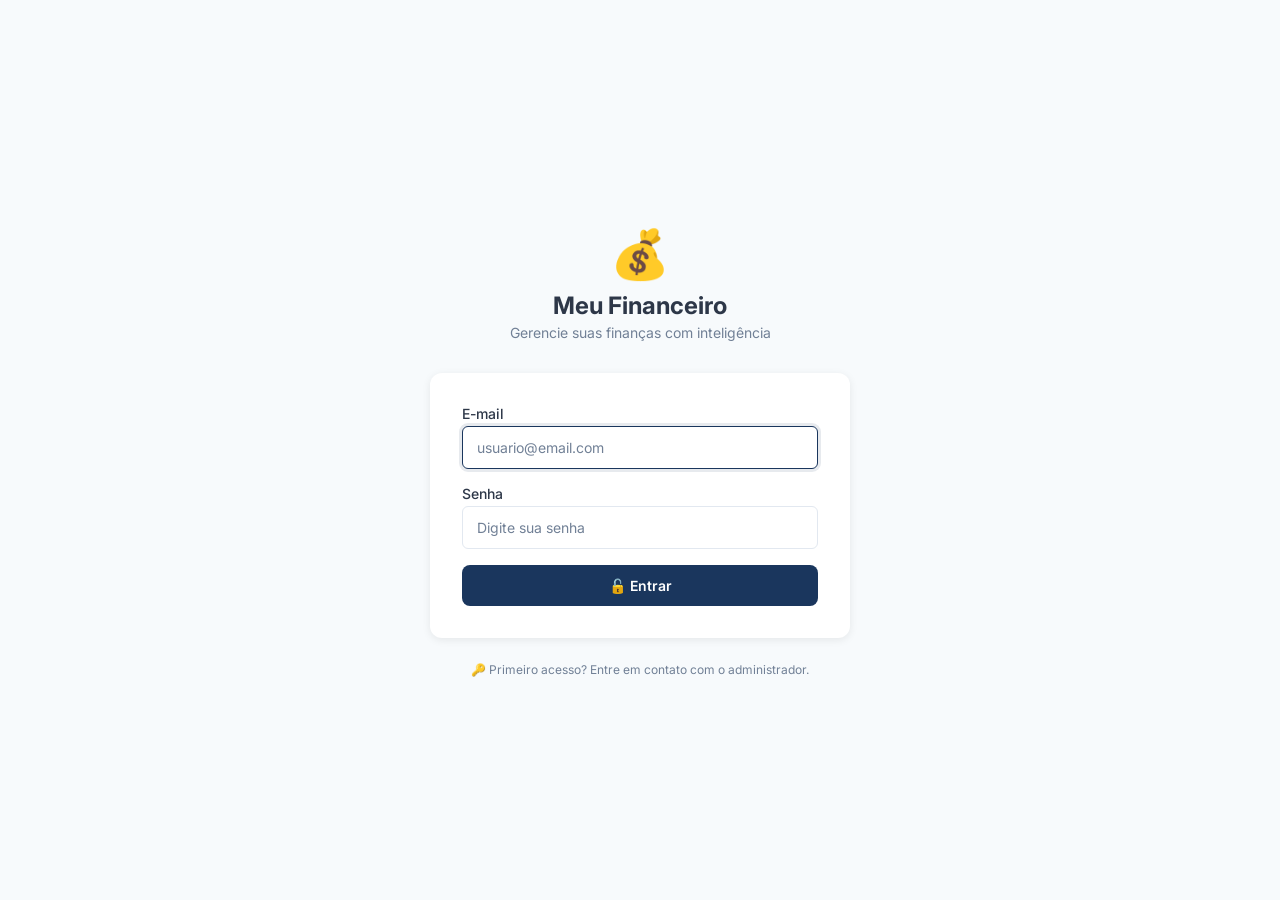
<file: lancamentos.html>
<!DOCTYPE html>
<html lang="pt-BR">
<head>
    <meta charset="UTF-8">
    <meta name="viewport" content="width=device-width, initial-scale=1.0">
    <title>Lançamentos - Meu Financeiro</title>
    <link rel="shortcut icon" type="image/png" href="Imagem/logo.ico">

    <link rel="preconnect" href="https://fonts.googleapis.com">
    <link rel="preconnect" href="https://fonts.gstatic.com" crossorigin>
    <link href="https://fonts.googleapis.com/css2?family=Inter:wght@400;500;600;700&display=swap" rel="stylesheet">
    
    <link rel="stylesheet" href="css/reset.css">
    <link rel="stylesheet" href="css/variables.css">
    <link rel="stylesheet" href="css/layout.css">
    <link rel="stylesheet" href="css/components.css">
    
    <style>
        /* ---------- CABEÇALHO DA PÁGINA ---------- */
        .page-header {
            display: flex;
            justify-content: space-between;
            align-items: center;
            margin-bottom: var(--espacamento-lg);
            flex-wrap: wrap;
            gap: var(--espacamento-md);
        }
        
        .page-header h2 {
            font-size: var(--tamanho-titulo);
            color: var(--cor-texto);
        }
        
        /* ---------- FILTROS ---------- */
        .barra-filtros {
            background-color: var(--cor-fundo-branco);
            border-radius: var(--raio-grande);
            padding: var(--espacamento-md);
            box-shadow: var(--sombra-card);
            margin-bottom: var(--espacamento-lg);
            display: flex;
            gap: var(--espacamento-md);
            flex-wrap: wrap;
            align-items: end;
        }
        
        .grupo-filtro {
            display: flex;
            flex-direction: column;
            gap: var(--espacamento-xs);
            flex: 1;
            min-width: 140px;
        }
        
        .grupo-filtro label {
            font-size: var(--tamanho-pequeno);
            color: var(--cor-texto-claro);
            font-weight: 500;
        }
        
        .grupo-filtro input,
        .grupo-filtro select {
            padding: 10px 12px;
            border: 1px solid var(--cor-borda);
            border-radius: var(--raio-pequeno);
            font-size: var(--tamanho-texto);
            background-color: var(--cor-fundo-branco);
        }
        
        .btn-novo {
            background-color: var(--cor-primaria);
            color: #fff;
            padding: 10px 20px;
            border-radius: var(--raio-medio);
            font-weight: 600;
            font-size: var(--tamanho-texto);
            display: inline-flex;
            align-items: center;
            gap: var(--espacamento-sm);
            cursor: pointer;
            border: none;
            white-space: nowrap;
        }
        
        .btn-novo:hover {
            background-color: var(--cor-primaria-clara);
        }
        
        /* ---------- TABELA DESKTOP ---------- */
        .tabela-container {
            background-color: var(--cor-fundo-branco);
            border-radius: var(--raio-grande);
            box-shadow: var(--sombra-card);
            overflow: hidden;
        }
        
        .tabela-lancamentos {
            width: 100%;
            border-collapse: collapse;
        }
        
        .tabela-lancamentos thead {
            background-color: #f7fafc;
        }
        
        .tabela-lancamentos th {
            padding: 14px 16px;
            text-align: left;
            font-size: var(--tamanho-pequeno);
            font-weight: 600;
            color: var(--cor-texto-claro);
            text-transform: uppercase;
            letter-spacing: 0.5px;
            border-bottom: 1px solid var(--cor-borda);
        }
        
        .tabela-lancamentos td {
            padding: 14px 16px;
            font-size: var(--tamanho-texto);
            border-bottom: 1px solid var(--cor-borda);
            vertical-align: middle;
        }
        
        .tabela-lancamentos tbody tr:hover {
            background-color: #f7fafc;
        }
        
        .tabela-lancamentos .valor {
            font-weight: 600;
            font-size: 15px;
        }
        
        .tabela-lancamentos .valor.receita { color: var(--cor-receita); }
        .tabela-lancamentos .valor.despesa { color: var(--cor-despesa); }
        
        .tag-categoria {
            background-color: #edf2f7;
            color: var(--cor-texto);
            padding: 4px 10px;
            border-radius: 20px;
            font-size: 12px;
            font-weight: 500;
        }
        
        .badge-status {
            padding: 4px 10px;
            border-radius: 20px;
            font-size: 12px;
            font-weight: 500;
            display: inline-flex;
            align-items: center;
            gap: 4px;
        }
        
        .badge-status.pago, .badge-status.recebido {
            background-color: #f0fff4;
            color: var(--cor-receita);
        }
        
        .badge-status.pendente {
            background-color: #fffaf0;
            color: #dd6b20;
        }
        
        .acoes {
            display: flex;
            gap: 6px;
        }
        
        .btn-acao {
            width: 32px;
            height: 32px;
            border-radius: var(--raio-pequeno);
            border: 1px solid var(--cor-borda);
            background: #fff;
            cursor: pointer;
            display: inline-flex;
            align-items: center;
            justify-content: center;
            font-size: 14px;
            transition: all 0.2s;
        }
        
        .btn-acao:hover {
            background-color: var(--cor-fundo);
        }
        
        .btn-baixa:hover { border-color: var(--cor-receita); color: var(--cor-receita); }
        .btn-editar:hover { border-color: var(--cor-primaria); color: var(--cor-primaria); }
        .btn-excluir:hover { border-color: var(--cor-despesa); color: var(--cor-despesa); }
        
        /* ---------- CARDS MOBILE ---------- */
        .cards-mobile {
            display: none;
            flex-direction: column;
            gap: var(--espacamento-md);
        }
        
        .card-lancamento {
            background-color: var(--cor-fundo-branco);
            border-radius: var(--raio-grande);
            padding: var(--espacamento-lg);
            box-shadow: var(--sombra-card);
        }
        
        .card-header {
            display: flex;
            justify-content: space-between;
            align-items: center;
            margin-bottom: var(--espacamento-sm);
        }
        
        .card-data {
            font-size: var(--tamanho-pequeno);
            color: var(--cor-texto-claro);
        }
        
        .card-descricao {
            font-size: var(--tamanho-subtitulo);
            font-weight: 600;
            color: var(--cor-texto);
            margin-bottom: var(--espacamento-sm);
        }
        
        .card-detalhes {
            display: flex;
            gap: var(--espacamento-md);
            font-size: var(--tamanho-pequeno);
            color: var(--cor-texto-claro);
            margin-bottom: var(--espacamento-sm);
        }
        
        .card-valor {
            font-size: 20px;
            font-weight: 700;
            margin-bottom: var(--espacamento-md);
        }
        
        .card-valor.receita { color: var(--cor-receita); }
        .card-valor.despesa { color: var(--cor-despesa); }
        
        .card-acoes {
            display: flex;
            gap: var(--espacamento-sm);
        }
        
        .btn-card {
            flex: 1;
            padding: 10px;
            border-radius: var(--raio-pequeno);
            border: 1px solid var(--cor-borda);
            background: #fff;
            font-size: var(--tamanho-pequeno);
            font-weight: 500;
            cursor: pointer;
            display: flex;
            align-items: center;
            justify-content: center;
            gap: 4px;
        }
        
        /* ---------- MODAL ---------- */
        .modal-overlay {
            display: none;
            position: fixed;
            top: 0;
            left: 0;
            width: 100%;
            height: 100%;
            background-color: rgba(0, 0, 0, 0.5);
            z-index: 1000;
            align-items: center;
            justify-content: center;
            padding: var(--espacamento-md);
        }
        
        .modal-overlay.visivel {
            display: flex;
        }
        
        .modal-conteudo {
            background-color: var(--cor-fundo-branco);
            border-radius: var(--raio-grande);
            width: 100%;
            max-width: 520px;
            max-height: 90vh;
            overflow-y: auto;
            box-shadow: 0 20px 40px rgba(0,0,0,0.2);
            animation: modalEntra 0.3s ease;
        }
        
        @keyframes modalEntra {
            from { opacity: 0; transform: translateY(-20px); }
            to { opacity: 1; transform: translateY(0); }
        }
        
        .modal-header {
            padding: var(--espacamento-lg);
            border-bottom: 1px solid var(--cor-borda);
            display: flex;
            justify-content: space-between;
            align-items: center;
        }
        
        .modal-header h3 {
            font-size: var(--tamanho-subtitulo);
            color: var(--cor-texto);
        }
        
        .btn-fechar {
            background: none;
            border: none;
            font-size: 24px;
            cursor: pointer;
            color: var(--cor-texto-claro);
        }
        
        .modal-body {
            padding: var(--espacamento-lg);
        }
        
        .modal-body .grupo-campo {
            margin-bottom: var(--espacamento-md);
        }
        
        .modal-body label {
            display: block;
            margin-bottom: var(--espacamento-xs);
            font-size: var(--tamanho-texto);
            font-weight: 500;
            color: var(--cor-texto);
        }
        
        .modal-body input,
        .modal-body select {
            width: 100%;
            padding: 10px 14px;
            border: 1px solid var(--cor-borda);
            border-radius: var(--raio-pequeno);
            font-size: var(--tamanho-texto);
        }
        
        .modal-body input:focus,
        .modal-body select:focus {
            outline: none;
            border-color: var(--cor-primaria);
            box-shadow: 0 0 0 3px rgba(26, 54, 93, 0.1);
        }
        
        .linha-dupla {
            display: grid;
            grid-template-columns: 1fr 1fr;
            gap: var(--espacamento-md);
        }
        
        .check-recorrente {
            display: flex;
            align-items: center;
            gap: var(--espacamento-sm);
            margin-bottom: var(--espacamento-md);
        }
        
        .check-recorrente input {
            width: auto;
        }
        
        .modal-footer {
            padding: var(--espacamento-lg);
            border-top: 1px solid var(--cor-borda);
            display: flex;
            justify-content: flex-end;
            gap: var(--espacamento-sm);
        }
        
        .btn-secundario {
            padding: 10px 20px;
            border-radius: var(--raio-medio);
            border: 1px solid var(--cor-borda);
            background: #fff;
            cursor: pointer;
            font-weight: 500;
        }
        
        /* ---------- RESPONSIVIDADE ---------- */
        @media (max-width: 768px) {
            .tabela-container {
                display: none;
            }
            
            .cards-mobile {
                display: flex;
            }
            
            .barra-filtros {
                flex-direction: column;
            }
            
            .grupo-filtro {
                width: 100%;
            }
            
            .linha-dupla {
                grid-template-columns: 1fr;
            }
        }
        
        .resumo-filtros {
            font-size: var(--tamanho-pequeno);
            color: var(--cor-texto-claro);
            margin-bottom: var(--espacamento-md);
        }
    </style>
</head>
<body>

    <!-- Botão hambúrguer mobile -->
    <button class="btn-menu-mobile" id="btnMenuMobile" onclick="toggleMenu()">☰</button>
    <div class="overlay" id="overlay" onclick="toggleMenu()"></div>

    <div class="pagina">
        
        <!-- MENU LATERAL -->
        <aside class="menu-lateral" id="menuLateral">
            <div class="menu-logo">
                <span class="icone">💰</span>
                <span>Meu Financeiro</span>
            </div>
            
            <nav class="menu-links">
                <a href="dashboard.html" class="menu-item">
                    <span class="icone">📊</span>
                    <span>Dashboard</span>
                </a>
                <a href="calendario.html" class="menu-item">
                    <span class="icone">📅</span>
                    <span>Calendário</span>
                </a>
                <a href="lancamentos.html" class="menu-item ativo">
                    <span class="icone">📝</span>
                    <span>Lançamentos</span>
                </a>
                <a href="patrimonio.html" class="menu-item">
                    <span class="icone">🏠</span>
                    <span>Bens e Patrimônio</span>
                </a>
                <a href="configuracoes.html" class="menu-item">
                    <span class="icone">⚙️</span>
                    <span>Configurações</span>
                </a>
            </nav>
            
            <div class="menu-rodape">
                <button class="btn-sair" onclick="sair()">
                    <span class="icone">🚪</span>
                    <span>Sair</span>
                </button>
            </div>
        </aside>

        <!-- CONTEÚDO -->
        <main class="conteudo">
            
            <!-- Cabeçalho -->
            <header class="cabecalho">
                <div class="saudacao">
                    <h1 id="saudacao">Bom dia, Usuário</h1>
                    <p id="dataAtual">Carregando data...</p>
                </div>
                <div class="perfil">
                    <div class="perfil-icone">🤑</div>
                </div>
            </header>

            <!-- Área Principal -->
            <section class="area-principal">
                
                <!-- Título e botão -->
                <div class="page-header">
                    <h2>📝 Lançamentos</h2>
                    <button class="btn-novo" onclick="abrirModal()">
                        <span>➕</span>
                        <span>Novo Lançamento</span>
                    </button>
                </div>
                
                <!-- Filtros -->
                <div class="barra-filtros">
                    <div class="grupo-filtro">
                        <label>Buscar</label>
                        <input type="text" id="filtroBusca" placeholder="Descrição, fornecedor..." oninput="carregarLancamentos()">
                    </div>
                    <div class="grupo-filtro">
                        <label>Mês</label>
                        <select id="filtroMes" onchange="carregarLancamentos()">
                            <option value="1">Janeiro</option>
                            <option value="2">Fevereiro</option>
                            <option value="3">Março</option>
                            <option value="4">Abril</option>
                            <option value="5">Maio</option>
                            <option value="6">Junho</option>
                            <option value="7">Julho</option>
                            <option value="8">Agosto</option>
                            <option value="9">Setembro</option>
                            <option value="10">Outubro</option>
                            <option value="11">Novembro</option>
                            <option value="12">Dezembro</option>
                        </select>
                    </div>
                    <div class="grupo-filtro">
                        <label>Ano</label>
                        <select id="filtroAno" onchange="carregarLancamentos()"></select>
                    </div>
                    <div class="grupo-filtro">
                        <label>Status</label>
                        <select id="filtroStatus" onchange="carregarLancamentos()">
                            <option value="todos">Todos</option>
                            <option value="pendente">Pendentes</option>
                            <option value="pago">Pagos</option>
                        </select>
                    </div>
                </div>
                
                <div class="resumo-filtros" id="resumoFiltros">Carregando...</div>
                
                <!-- TABELA DESKTOP -->
                <div class="tabela-container">
                    <table class="tabela-lancamentos">
                        <thead>
                            <tr>
                                <th>Vencimento</th>
                                <th>Descrição</th>
                                <th>Fornecedor</th>
                                <th>Categoria</th>
                                <th>Valor</th>
                                <th>Status</th>
                                <th>Ações</th>
                            </tr>
                        </thead>
                        <tbody id="tabelaLancamentos">
                            <!-- JavaScript preenche aqui -->
                        </tbody>
                    </table>
                </div>
                
                <!-- CARDS MOBILE -->
                <div class="cards-mobile" id="cardsMobile">
                    <!-- JavaScript preenche aqui -->
                </div>

            </section>
        </main>
    </div>

    <!-- MODAL NOVO/EDITAR -->
    <div class="modal-overlay" id="modalLancamento" onclick="if(event.target === this) fecharModal()">
        <div class="modal-conteudo">
            <div class="modal-header">
                <h3 id="modalTitulo">➕ Novo Lançamento</h3>
                <button class="btn-fechar" onclick="fecharModal()">×</button>
            </div>
            
            <form id="formLancamento">
                <div class="modal-body">
                    
                    <div class="grupo-campo">
                        <label for="campoDescricao">Descrição *</label>
                        <input type="text" id="campoDescricao" required placeholder="Ex: Aluguel, Salário, Supermercado">
                    </div>
                    
                    <div class="linha-dupla">
                        <div class="grupo-campo">
                            <label for="campoTipo">Tipo *</label>
                            <select id="campoTipo" required>
                                <option value="despesa">Despesa (saída)</option>
                                <option value="receita">Receita (entrada)</option>
                            </select>
                        </div>
                        <div class="grupo-campo">
                            <label for="campoCategoria">Categoria *</label>
                            <select id="campoCategoria" required>
                                <option value="">Selecione...</option>
                            </select>
                        </div>
                    </div>
                    
                    <div class="linha-dupla">
                        <div class="grupo-campo">
                            <label for="campoValor">Valor (R$) *</label>
                            <input type="number" id="campoValor" required step="0.01" min="0" placeholder="0,00">
                        </div>
                        <div class="grupo-campo">
                            <label for="campoData">Data *</label>
                            <input type="date" id="campoData" required>
                        </div>
                    </div>
                    
                    <div class="linha-dupla">
                        <div class="grupo-campo">
                            <label for="campoFornecedor">Fornecedor / Fonte</label>
                            <input type="text" id="campoFornecedor" placeholder="Ex: Imobiliária, Empresa ABC">
                        </div>
                        <div class="grupo-campo">
                            <label for="campoStatus">Status</label>
                            <select id="campoStatus">
                                <option value="pendente">Pendente</option>
                                <option value="pago">Pago / Recebido</option>
                            </select>
                        </div>
                    </div>
                    
                    <div class="check-recorrente">
                        <input type="checkbox" id="campoRecorrente">
                        <label for="campoRecorrente">Este lançamento é recorrente (mensal)</label>
                    </div>
                    
                    <div class="grupo-campo">
                        <label for="campoObservacao">Observação</label>
                        <input type="text" id="campoObservacao" placeholder="Notas adicionais...">
                    </div>
                    
                </div>
                
                <div class="modal-footer">
                    <button type="button" class="btn-secundario" onclick="fecharModal()">Cancelar</button>
                    <button type="submit" class="btn btn-primario" style="width:auto;">💾 Salvar</button>
                </div>
            </form>
        </div>
    </div>

    <!-- Scripts -->
    <script src="js/storage.js"></script>
    <script src="js/auth.js"></script>
    <script src="js/app.js"></script>
    <script src="js/lancamentos.js"></script>

    <!-- ⭐ FAB - COLE AQUI! -->
    <div class="fab-container">
        <button class="fab-principal" onclick="abrirModal()" title="Novo Lançamento">➕</button>
    </div>

</body>
</html>
</file>
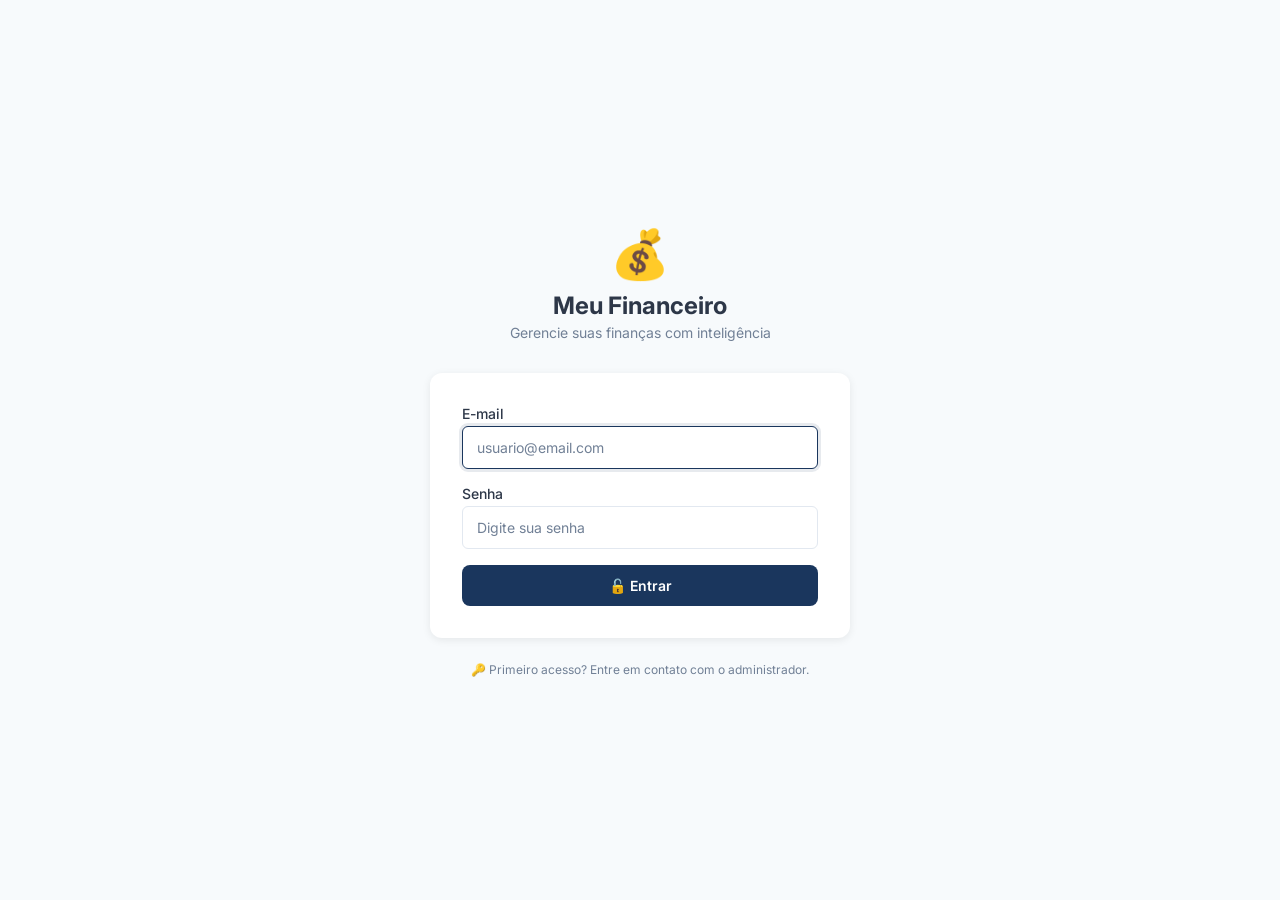
<file: patrimonio.html>
<!DOCTYPE html>
<html lang="pt-BR">
<head>
    <meta charset="UTF-8">
    <meta name="viewport" content="width=device-width, initial-scale=1.0">
    <title>Bens e Patrimônio - Meu Financeiro</title>
    <link rel="shortcut icon" type="image/png" href="Imagem/logo.ico">
    
    <link rel="preconnect" href="https://fonts.googleapis.com">
    <link rel="preconnect" href="https://fonts.gstatic.com" crossorigin>
    <link href="https://fonts.googleapis.com/css2?family=Inter:wght@400;500;600;700&display=swap" rel="stylesheet">
    
    <link rel="stylesheet" href="css/reset.css">
    <link rel="stylesheet" href="css/variables.css">
    <link rel="stylesheet" href="css/layout.css">
    <link rel="stylesheet" href="css/components.css">
    <link rel="stylesheet" href="css/responsive.css">
    
    <style>
        /* ---------- TOPO DO PATRIMÔNIO ---------- */
        .patrimonio-topo {
            background-color: var(--cor-fundo-branco);
            border-radius: var(--raio-grande);
            padding: var(--espacamento-xl);
            box-shadow: var(--sombra-card);
            margin-bottom: var(--espacamento-xl);
            display: flex;
            justify-content: space-between;
            align-items: center;
            flex-wrap: wrap;
            gap: var(--espacamento-md);
        }
        
        .patrimonio-info h2 {
            font-size: var(--tamanho-titulo);
            color: var(--cor-texto);
            margin-bottom: var(--espacamento-xs);
        }
        
        .patrimonio-info p {
            color: var(--cor-texto-claro);
            font-size: var(--tamanho-texto);
        }
        
        .patrimonio-valor {
            display: flex;
            align-items: center;
            gap: var(--espacamento-md);
        }
        
        .patrimonio-valor .valor {
            font-size: 36px;
            font-weight: 700;
            color: var(--cor-primaria);
        }
        
        .patrimonio-valor .valor.oculto {
            color: var(--cor-texto-claro);
            letter-spacing: 4px;
            font-size: 28px;
}
        
        .btn-ocultar {
            width: 44px;
            height: 44px;
            border-radius: 50%;
            border: 1px solid var(--cor-borda);
            background: var(--cor-fundo-branco);
            font-size: 20px;
            cursor: pointer;
            display: flex;
            align-items: center;
            justify-content: center;
            transition: all 0.2s;
        }
        
        .btn-ocultar:hover {
            background-color: var(--cor-fundo);
        }
        
        /* ---------- GRID DE BENS ---------- */
        .grid-bens {
            display: grid;
            grid-template-columns: repeat(auto-fill, minmax(300px, 1fr));
            gap: var(--espacamento-lg);
        }
        
        .card-bem {
            background-color: var(--cor-fundo-branco);
            border-radius: var(--raio-grande);
            box-shadow: var(--sombra-card);
            padding: var(--espacamento-lg);
            transition: box-shadow 0.2s;
            position: relative;
        }
        
        .card-bem:hover {
            box-shadow: var(--sombra-card-hover);
        }
        
        .card-bem-header {
            display: flex;
            justify-content: space-between;
            align-items: flex-start;
            margin-bottom: var(--espacamento-sm);
        }
        
        .card-bem-icone {
            width: 48px;
            height: 48px;
            background-color: #ebf8ff;
            border-radius: var(--raio-medio);
            display: flex;
            align-items: center;
            justify-content: center;
            font-size: 24px;
        }
        
        .card-bem-acoes {
            display: flex;
            gap: 6px;
        }
        
        .btn-acao-bem {
            width: 32px;
            height: 32px;
            border-radius: var(--raio-pequeno);
            border: 1px solid var(--cor-borda);
            background: #fff;
            cursor: pointer;
            display: flex;
            align-items: center;
            justify-content: center;
            font-size: 14px;
            transition: all 0.2s;
        }
        
        .btn-acao-bem:hover {
            background-color: var(--cor-fundo);
        }
        
        .btn-excluir-bem:hover {
            border-color: var(--cor-despesa);
            color: var(--cor-despesa);
        }
        
        .card-bem-nome {
            font-size: 18px;
            font-weight: 600;
            color: var(--cor-texto);
            margin-bottom: 2px;
        }
        
        .card-bem-tipo {
            font-size: var(--tamanho-pequeno);
            color: var(--cor-texto-claro);
            text-transform: uppercase;
            letter-spacing: 0.5px;
            margin-bottom: var(--espacamento-md);
            display: block;
        }
        
        .card-bem-dados {
            display: flex;
            flex-direction: column;
            gap: 10px;
            margin-bottom: var(--espacamento-md);
        }
        
        .bem-linha {
            display: flex;
            justify-content: space-between;
            align-items: center;
        }
        
        .bem-label {
            font-size: var(--tamanho-pequeno);
            color: var(--cor-texto-claro);
        }
        
        .bem-valor {
            font-weight: 600;
            font-size: var(--tamanho-texto);
            color: var(--cor-texto);
        }
        
        .bem-valor.secundario {
            color: var(--cor-texto-claro);
            font-weight: 500;
        }
        
        .bem-valor.alerta {
            color: var(--cor-despesa);
        }
        
        .card-bem-custos {
            border-top: 1px solid var(--cor-borda);
            padding-top: var(--espacamento-md);
        }
        
        .sem-custos {
            font-size: var(--tamanho-pequeno);
            color: var(--cor-texto-claro);
            font-style: italic;
        }
        
        .mini-custo {
            display: flex;
            justify-content: space-between;
            font-size: var(--tamanho-pequeno);
            padding: 4px 0;
            border-bottom: 1px dashed var(--cor-borda);
        }
        
        .mais-custos {
            font-size: var(--tamanho-pequeno);
            color: var(--cor-primaria);
            margin-top: 4px;
            display: block;
        }
        
        /* ---------- LISTA MOBILE ---------- */
        .lista-bens-mobile {
            display: none;
            flex-direction: column;
            gap: var(--espacamento-md);
        }
        
        .item-bem-mobile {
            background-color: var(--cor-fundo-branco);
            border-radius: var(--raio-grande);
            box-shadow: var(--sombra-card);
            overflow: hidden;
        }
        
        .item-header {
            display: flex;
            justify-content: space-between;
            align-items: center;
            padding: var(--espacamento-lg);
            cursor: pointer;
            transition: background-color 0.2s;
        }
        
        .item-header:hover {
            background-color: #f7fafc;
        }
        
        .item-titulo {
            display: flex;
            align-items: center;
            gap: var(--espacamento-md);
        }
        
        .item-icone {
            font-size: 28px;
        }
        
        .item-titulo div {
            display: flex;
            flex-direction: column;
        }
        
        .item-titulo strong {
            font-size: var(--tamanho-texto);
            color: var(--cor-texto);
        }
        
        .item-titulo small {
            font-size: var(--tamanho-pequeno);
            color: var(--cor-texto-claro);
        }
        
        .item-valor {
            font-weight: 700;
            font-size: 16px;
            color: var(--cor-primaria);
        }
        
        .item-conteudo {
            display: none;
            padding: 0 var(--espacamento-lg) var(--espacamento-lg);
            border-top: 1px solid var(--cor-borda);
            animation: slideDown 0.3s ease;
        }
        
        .item-conteudo.aberto {
            display: block;
        }
        
        @keyframes slideDown {
            from { opacity: 0; transform: translateY(-10px); }
            to { opacity: 1; transform: translateY(0); }
        }
        
        .item-linha {
            display: flex;
            justify-content: space-between;
            padding: 8px 0;
            border-bottom: 1px solid var(--cor-borda);
            font-size: var(--tamanho-texto);
        }
        
        .item-acoes {
            display: flex;
            gap: var(--espacamento-sm);
            margin-top: var(--espacamento-md);
        }
        
        .item-acoes button {
            flex: 1;
            padding: 10px;
            border-radius: var(--raio-pequeno);
            border: 1px solid var(--cor-borda);
            background: #fff;
            font-size: var(--tamanho-pequeno);
            cursor: pointer;
        }
        
        .item-acoes button.btn-excluir:hover {
            border-color: var(--cor-despesa);
            color: var(--cor-despesa);
        }
        
        .item-custos {
            margin-top: var(--espacamento-md);
            padding-top: var(--espacamento-md);
            border-top: 1px dashed var(--cor-borda);
        }
        
        /* ---------- MODAIS ---------- */
        .modal-overlay {
            display: none;
            position: fixed;
            top: 0; left: 0;
            width: 100%; height: 100%;
            background-color: rgba(0,0,0,0.5);
            z-index: 1000;
            align-items: center;
            justify-content: center;
            padding: var(--espacamento-md);
        }
        
        .modal-overlay.visivel {
            display: flex;
        }
        
        .modal-conteudo {
            background-color: var(--cor-fundo-branco);
            border-radius: var(--raio-grande);
            width: 100%;
            max-width: 480px;
            max-height: 90vh;
            overflow-y: auto;
            box-shadow: 0 20px 40px rgba(0,0,0,0.2);
            animation: modalEntra 0.3s ease;
        }
        
        @keyframes modalEntra {
            from { opacity: 0; transform: translateY(-20px); }
            to { opacity: 1; transform: translateY(0); }
        }
        
        .modal-header {
            padding: var(--espacamento-lg);
            border-bottom: 1px solid var(--cor-borda);
            display: flex;
            justify-content: space-between;
            align-items: center;
        }
        
        .modal-header h3 {
            font-size: var(--tamanho-subtitulo);
            color: var(--cor-texto);
        }
        
        .btn-fechar {
            background: none;
            border: none;
            font-size: 24px;
            cursor: pointer;
            color: var(--cor-texto-claro);
        }
        
        .modal-body {
            padding: var(--espacamento-lg);
        }
        
        .modal-body .grupo-campo {
            margin-bottom: var(--espacamento-md);
        }
        
        .modal-body label {
            display: block;
            margin-bottom: var(--espacamento-xs);
            font-size: var(--tamanho-texto);
            font-weight: 500;
            color: var(--cor-texto);
        }
        
        .modal-body input,
        .modal-body select,
        .modal-body textarea {
            width: 100%;
            padding: 10px 14px;
            border: 1px solid var(--cor-borda);
            border-radius: var(--raio-pequeno);
            font-size: var(--tamanho-texto);
            font-family: inherit;
        }
        
        .modal-body input:focus,
        .modal-body select:focus,
        .modal-body textarea:focus {
            outline: none;
            border-color: var(--cor-primaria);
            box-shadow: 0 0 0 3px rgba(26, 54, 93, 0.1);
        }
        
        .linha-dupla {
            display: grid;
            grid-template-columns: 1fr 1fr;
            gap: var(--espacamento-md);
        }
        
        .modal-footer {
            padding: var(--espacamento-lg);
            border-top: 1px solid var(--cor-borda);
            display: flex;
            justify-content: flex-end;
            gap: var(--espacamento-sm);
        }
        
        .btn-secundario {
            padding: 10px 20px;
            border-radius: var(--raio-medio);
            border: 1px solid var(--cor-borda);
            background: #fff;
            cursor: pointer;
            font-weight: 500;
        }
        
        .mensagem-vazio {
            text-align: center;
            padding: 48px;
            color: var(--cor-texto-claro);
            grid-column: 1 / -1;
        }
        
        /* ---------- RESPONSIVIDADE ---------- */
        @media (max-width: 768px) {
            .grid-bens {
                display: none;
            }
            .lista-bens-mobile {
                display: flex;
            }
            .patrimonio-topo {
                flex-direction: column;
                align-items: flex-start;
            }
            .patrimonio-valor .valor {
                font-size: 28px;
            }
            .linha-dupla {
                grid-template-columns: 1fr;
            }
        }
    </style>
</head>
<body>

    <button class="btn-menu-mobile" id="btnMenuMobile" onclick="toggleMenu()">☰</button>
    <div class="overlay" id="overlay" onclick="toggleMenu()"></div>

    <div class="pagina">
        
        <!-- MENU LATERAL -->
        <aside class="menu-lateral" id="menuLateral">
            <div class="menu-logo">
                <span class="icone">💰</span>
                <span>Meu Financeiro</span>
            </div>
            <nav class="menu-links">
                <a href="dashboard.html" class="menu-item">
                    <span class="icone">📊</span>
                    <span>Dashboard</span>
                </a>
                <a href="calendario.html" class="menu-item">
                    <span class="icone">📅</span>
                    <span>Calendário</span>
                </a>
                <a href="lancamentos.html" class="menu-item">
                    <span class="icone">📝</span>
                    <span>Lançamentos</span>
                </a>
                <a href="patrimonio.html" class="menu-item ativo">
                    <span class="icone">🏠</span>
                    <span>Bens e Patrimônio</span>
                </a>
                <a href="configuracoes.html" class="menu-item">
                    <span class="icone">⚙️</span>
                    <span>Configurações</span>
                </a>
            </nav>
            <div class="menu-rodape">
                <button class="btn-sair" onclick="sair()">
                    <span class="icone">🚪</span>
                    <span>Sair</span>
                </button>
            </div>
        </aside>

        <!-- CONTEÚDO -->
        <main class="conteudo">
            
            <header class="cabecalho">
                <div class="saudacao">
                    <h1 id="saudacao">Bom dia, Usuário</h1>
                    <p id="dataAtual">Carregando data...</p>
                </div>
                <div class="perfil">
                    <div class="perfil-icone">🤑</div>
                </div>
            </header>

            <section class="area-principal">
                
                <!-- Topo: Patrimônio Total -->
                <div class="patrimonio-topo">
                    <div class="patrimonio-info">
                        <h2>🏠 Bens e Patrimônio</h2>
                        <p>Patrimônio Líquido Total (Valor de Mercado)</p>
                    </div>
                    <div class="patrimonio-valor">
                        <span class="valor" id="patrimonioTotal">R$ 0,00</span>
                        <button class="btn-ocultar" id="btnOlho" onclick="toggleVisibilidade()" title="Mostrar/Ocultar valores">👁️</button>
                    </div>
                </div>
                
                <!-- Botão Novo Bem -->
                <div style="display:flex; justify-content:space-between; align-items:center; margin-bottom:24px; flex-wrap:wrap; gap:12px;">
                    <div>
                        <p style="color:var(--cor-texto-claro); font-size:14px;">
                            Total Investido: <strong id="totalInvestido" style="color:var(--cor-texto);">R$ 0,00</strong> | 
                            Custos: <strong id="totalCustos" style="color:var(--cor-despesa);">R$ 0,00</strong>
                        </p>
                    </div>
                    <button class="btn-novo" onclick="abrirModalBem()" style="width:auto;">
                        <span>➕</span>
                        <span>Novo Bem</span>
                    </button>
                </div>
                
                <!-- Grid Desktop -->
                <div class="grid-bens" id="gridBens"></div>
                
                <!-- Lista Mobile -->
                <div class="lista-bens-mobile" id="listaBensMobile"></div>

            </section>
        </main>
    </div>

    <!-- MODAL BEM -->
    <div class="modal-overlay" id="modalBem" onclick="if(event.target === this) fecharModalBem()">
        <div class="modal-conteudo">
            <div class="modal-header">
                <h3 id="modalBemTitulo">➕ Novo Bem</h3>
                <button class="btn-fechar" onclick="fecharModalBem()">×</button>
            </div>
            <form id="formBem">
                <div class="modal-body">
                    <div class="grupo-campo">
                        <label for="campoBemNome">Nome do Bem *</label>
                        <input type="text" id="campoBemNome" required placeholder="Ex: Apartamento, Carro, Notebook">
                    </div>
                    <div class="grupo-campo">
                        <label for="campoBemTipo">Tipo *</label>
                        <select id="campoBemTipo" required>
                            <option value="Imóvel">🏠 Imóvel</option>
                            <option value="Veículo">🚗 Veículo</option>
                            <option value="Investimento">📈 Investimento</option>
                            <option value="Equipamento">💻 Equipamento</option>
                            <option value="Joia">💍 Joia/Relógio</option>
                            <option value="Outro">📦 Outro</option>
                        </select>
                    </div>
                    <div class="linha-dupla">
                        <div class="grupo-campo">
                            <label for="campoBemAquisicao">Valor de Aquisição (R$) *</label>
                            <input type="number" id="campoBemAquisicao" required step="0.01" min="0" placeholder="0,00">
                        </div>
                        <div class="grupo-campo">
                            <label for="campoBemMercado">Valor de Mercado Atual (R$)</label>
                            <input type="number" id="campoBemMercado" step="0.01" min="0" placeholder="Deixe em branco se for igual">
                        </div>
                    </div>
                    <div class="grupo-campo">
                        <label for="campoBemData">Data de Aquisição *</label>
                        <input type="date" id="campoBemData" required>
                    </div>
                    <div class="grupo-campo">
                        <label for="campoBemObs">Observação</label>
                        <textarea id="campoBemObs" rows="2" placeholder="Notas sobre o bem..."></textarea>
                    </div>
                </div>
                <div class="modal-footer">
                    <button type="button" class="btn-secundario" onclick="fecharModalBem()">Cancelar</button>
                    <button type="submit" class="btn btn-primario" style="width:auto;">💾 Salvar</button>
                </div>
            </form>
        </div>
    </div>

    <!-- MODAL CUSTO -->
    <div class="modal-overlay" id="modalCusto" onclick="if(event.target === this) fecharModalCusto()">
        <div class="modal-conteudo">
            <div class="modal-header">
                <h3>➕ Adicionar Custo</h3>
                <p style="color:var(--cor-texto-claro); font-size:12px; margin-top:4px;">Bem: <strong id="custoBemNome"></strong></p>
                <button class="btn-fechar" onclick="fecharModalCusto()" style="position:absolute; top:16px; right:16px;">×</button>
            </div>
            <form id="formCusto">
                <div class="modal-body">
                    <div class="grupo-campo">
                        <label for="campoCustoDescricao">Descrição do Custo *</label>
                        <input type="text" id="campoCustoDescricao" required placeholder="Ex: Reforma, Manutenção, Pintura">
                    </div>
                    <div class="linha-dupla">
                        <div class="grupo-campo">
                            <label for="campoCustoValor">Valor (R$) *</label>
                            <input type="number" id="campoCustoValor" required step="0.01" min="0" placeholder="0,00">
                        </div>
                        <div class="grupo-campo">
                            <label for="campoCustoData">Data *</label>
                            <input type="date" id="campoCustoData" required>
                        </div>
                    </div>
                    <div class="grupo-campo">
                        <label for="campoCustoObs">Observação</label>
                        <input type="text" id="campoCustoObs" placeholder="Detalhes...">
                    </div>
                </div>
                <div class="modal-footer">
                    <button type="button" class="btn-secundario" onclick="fecharModalCusto()">Cancelar</button>
                    <button type="submit" class="btn btn-primario" style="width:auto;">💾 Salvar Custo</button>
                </div>
            </form>
        </div>
    </div>

    <!-- Scripts -->
    <script src="js/storage.js"></script>
    <script src="js/auth.js"></script>
    <script src="js/app.js"></script>
    <script src="js/patrimonio.js"></script>
</body>
</html>
</file>
<file: css/variables.css>
/* ============================================
   VARIABLES.CSS - Nosso catálogo de estilos
   ============================================
   As variáveis CSS começam com -- (dois traços)
   e podemos usar em qualquer lugar depois.
   ============================================ */

:root {
    /* ---------- CORES PRINCIPAIS ---------- */
    --cor-primaria: #1a365d;           /* Azul escuro profissional */
    --cor-primaria-clara: #2c5282;     /* Azul um pouco mais claro */
    --cor-primaria-escura: #102a4c;    /* Azul mais escuro (hover) */

    /* ---------- CORES DE STATUS ---------- */
    --cor-receita: #38a169;            /* Verde = dinheiro entrando */
    --cor-receita-clara: #48bb78;      /* Verde mais claro */
    --cor-despesa: #e53e3e;            /* Vermelho = dinheiro saindo */
    --cor-despesa-clara: #fc8181;      /* Vermelho mais claro */
    --cor-alerta: #f6e05e;             /* Amarelo = avisos do assistente */
    --cor-alerta-clara: #faf089;       /* Amarelo bem suave */

    /* ---------- CORES NEUTRAS ---------- */
    --cor-fundo: #f7fafc;              /* Fundo cinza bem claro */
    --cor-fundo-branco: #ffffff;       /* Branco puro */
    --cor-texto: #2d3748;              /* Texto principal (quase preto) */
    --cor-texto-claro: #718096;        /* Texto secundário (cinza) */
    --cor-borda: #e2e8f0;              /* Bordas cinza claro */
    --cor-borda-escura: #cbd5e0;       /* Bordas um pouco mais fortes */

    /* ---------- TIPOGRAFIA ---------- */
    --fonte-principal: 'Inter', sans-serif;
    --tamanho-titulo: 24px;
    --tamanho-subtitulo: 18px;
    --tamanho-texto: 14px;
    --tamanho-pequeno: 12px;

    /* ---------- ESPAÇAMENTOS ---------- */
    --espacamento-xs: 4px;
    --espacamento-sm: 8px;
    --espacamento-md: 16px;
    --espacamento-lg: 24px;
    --espacamento-xl: 32px;

    /* ---------- SOMBRAS ---------- */
    --sombra-card: 0 2px 8px rgba(0, 0, 0, 0.08);
    --sombra-card-hover: 0 4px 12px rgba(0, 0, 0, 0.12);
    --sombra-menu: 2px 0 8px rgba(0, 0, 0, 0.05);

    /* ---------- BORDAS ARREDONDADAS ---------- */
    --raio-pequeno: 6px;
    --raio-medio: 8px;
    --raio-grande: 12px;

    /* ---------- TRANSICÕES ---------- */
    --transicao-rapida: 0.2s ease;
    --transicao-normal: 0.3s ease;
}
</file>
<file: css/components.css>
/* ============================================
   COMPONENTS.CSS - Peças visuais reutilizáveis
   ============================================
   Pense neste arquivo como uma caixa de legos.
   Cada classe aqui é uma peça que usamos para
   montar qualquer tela do sistema.
   ============================================ */

/* ---------- BOTÕES ---------- */
.btn {
    display: inline-flex;             /* Alinha ícone e texto */
    align-items: center;
    justify-content: center;
    gap: var(--espacamento-sm);
    padding: 12px 24px;
    border-radius: var(--raio-medio);
    font-size: var(--tamanho-texto);
    font-weight: 600;
    cursor: pointer;
    transition: all var(--transicao-rapida);
    border: none;
    width: 100%;                      /* Ocupa largura total por padrão */
}

/* Botão primário (azul) */
.btn-primario {
    background-color: var(--cor-primaria);
    color: #ffffff;
}

.btn-primario:hover {
    background-color: var(--cor-primaria-clara);
    transform: translateY(-1px);    /* Leve efeito de "subir" */
}

/* Botão desabilitado */
.btn:disabled {
    opacity: 0.6;
    cursor: not-allowed;
    transform: none;
}

/* ---------- FORMULÁRIOS ---------- */
.formulario {
    display: flex;
    flex-direction: column;
    gap: var(--espacamento-md);
}

.grupo-campo {
    display: flex;
    flex-direction: column;
    gap: var(--espacamento-xs);
}

.grupo-campo label {
    font-size: var(--tamanho-texto);
    font-weight: 500;
    color: var(--cor-texto);
}

.grupo-campo input {
    padding: 12px 14px;
    border: 1px solid var(--cor-borda);
    border-radius: var(--raio-pequeno);
    font-size: var(--tamanho-texto);
    color: var(--cor-texto);
    background-color: var(--cor-fundo-branco);
    transition: border-color var(--transicao-rapida);
}

.grupo-campo input:focus {
    outline: none;                    /* Remove contorno azul padrão do navegador */
    border-color: var(--cor-primaria);
    box-shadow: 0 0 0 3px rgba(26, 54, 93, 0.1); /* Brilho suave ao redor */
}

.grupo-campo input::placeholder {
    color: var(--cor-texto-claro);
}

/* ---------- ALERTAS / MENSAGENS ---------- */
.alertas {
    padding: var(--espacamento-md);
    border-radius: var(--raio-medio);
    font-size: var(--tamanho-texto);
    display: none;                    /* Escondido por padrão */
    align-items: center;
    gap: var(--espacamento-sm);
}

.alertas.visivel {
    display: flex;                    /* Mostra quando tem classe "visivel" */
}

.alerta-erro {
    background-color: #fff5f5;
    color: var(--cor-despesa);
    border: 1px solid #fc8181;
}

.alerta-sucesso {
    background-color: #f0fff4;
    color: var(--cor-receita);
    border: 1px solid #9ae6b4;
}

/* ---------- CARD / PAINEL ---------- */
.card {
    background-color: var(--cor-fundo-branco);
    border-radius: var(--raio-grande);
    box-shadow: var(--sombra-card);
    padding: var(--espacamento-xl);
}

/* ---------- TELA DE LOGIN ESPECÍFICA ---------- */
.pagina-login {
    min-height: 100vh;
    display: flex;
    align-items: center;              /* Centraliza verticalmente */
    justify-content: center;          /* Centraliza horizontalmente */
    background-color: var(--cor-fundo);
    padding: var(--espacamento-md);
}

.login-container {
    width: 100%;
    max-width: 420px;                 /* Não fica muito largo no desktop */
}

.login-logo {
    text-align: center;
    margin-bottom: var(--espacamento-xl);
}

.login-logo .icone {
    font-size: 48px;
    margin-bottom: var(--espacamento-sm);
}

.login-logo h2 {
    font-size: var(--tamanho-titulo);
    color: var(--cor-texto);
    font-weight: 700;
}

.login-logo p {
    color: var(--cor-texto-claro);
    font-size: var(--tamanho-texto);
    margin-top: var(--espacamento-xs);
}

.login-card {
    background-color: var(--cor-fundo-branco);
    border-radius: var(--raio-grande);
    box-shadow: var(--sombra-card);
    padding: var(--espacamento-xl);
}

.login-rodape {
    text-align: center;
    margin-top: var(--espacamento-lg);
    color: var(--cor-texto-claro);
    font-size: var(--tamanho-pequeno);
}
</file>
<file: css/responsive.css>
/* ============================================
   RESPONSIVE.CSS - Ajustes para celular
   ============================================ */

/* ---------- TABLETS (768px - 1024px) ---------- */
@media (max-width: 1024px) {
    .grid-cartoes {
        grid-template-columns: repeat(2, 1fr);
    }
}

/* ---------- CELULAR (até 768px) ---------- */
@media (max-width: 768px) {
    
    /* --- Layout base --- */
    .conteudo {
        margin-left: 0;
    }
    
    .cabecalho {
        padding: 12px 16px;
        padding-left: 56px; /* espaço para o hambúrguer */
    }
    
    .saudacao h1 {
        font-size: 18px;
    }
    
    .area-principal {
        padding: 16px;
    }
    
    /* --- Cards dashboard --- */
    .grid-cartoes {
        grid-template-columns: 1fr;
        gap: 12px;
        margin-bottom: 20px;
    }
    
    .cartao {
        padding: 16px;
    }
    
    .cartao-valor {
        font-size: 22px;
    }
    
    /* --- Assistente --- */
    .assistente {
        padding: 16px;
        margin-bottom: 20px;
    }
    
    /* --- Calendário --- */
    .calendario-grade-container {
        display: none;
    }
    
    .lista-mobile {
        display: flex;
    }
    
    /* --- Lançamentos --- */
    .page-header {
        flex-direction: column;
        align-items: flex-start;
        gap: 12px;
    }
    
    .barra-filtros {
        flex-direction: column;
        gap: 10px;
    }
    
    .grupo-filtro {
        width: 100%;
    }
    
    .grupo-filtro input,
    .grupo-filtro select {
        width: 100%;
    }
    
    /* --- Patrimônio --- */
    .patrimonio-topo {
        flex-direction: column;
        align-items: flex-start;
        gap: 12px;
    }
    
    .patrimonio-valor .valor {
        font-size: 28px;
    }
    
    /* --- Configurações --- */
    .abas-nav {
        overflow-x: auto;
        white-space: nowrap;
        -webkit-overflow-scrolling: touch;
    }
    
    .card-config,
    .sobre-sistema {
        max-width: 100%;
    }
    
    /* --- Modais --- */
    .modal-conteudo {
        max-width: 100%;
        max-height: 95vh;
        border-radius: 16px 16px 0 0;
        margin-top: auto;
    }
    
    .modal-overlay.visivel {
        align-items: flex-end;
    }
    
    /* --- Tabelas --- */
    .tabela-container {
        display: none;
    }
    
    .cards-mobile {
        display: flex;
    }
    
    /* --- Formulários --- */
    .linha-dupla {
        grid-template-columns: 1fr;
    }
}

/* ---------- CELULAR PEQUENO (até 480px) ---------- */
@media (max-width: 480px) {
    
    .menu-logo {
        padding: 16px;
        font-size: 16px;
    }
    
    .menu-item {
        padding: 12px 16px;
        font-size: 14px;
    }
    
    .perfil-icone {
        width: 36px;
        height: 36px;
        font-size: 14px;
    }
    
    .cartao-icone {
        width: 36px;
        height: 36px;
        font-size: 18px;
    }
    
    .btn-novo {
        width: 100%;
        justify-content: center;
    }
    
    .recorrente-acoes {
        flex-direction: column;
        gap: 6px;
    }
    
    .item-recorrente {
        flex-direction: column;
        align-items: flex-start;
        gap: 12px;
    }
    
    .recorrente-acoes {
        flex-direction: row;
        width: 100%;
        justify-content: flex-end;
    }
}

/* ---------- FAB - FLOATING ACTION BUTTON ---------- */
.fab-container {
    display: none; /* Só aparece no mobile */
}

@media (max-width: 768px) {
    .fab-container {
        display: block;
        position: fixed;
        bottom: 24px;
        right: 24px;
        z-index: 500;
    }
    
    .fab-principal {
        width: 56px;
        height: 56px;
        border-radius: 50%;
        background-color: var(--cor-primaria);
        color: #ffffff;
        border: none;
        font-size: 24px;
        cursor: pointer;
        box-shadow: 0 4px 12px rgba(26, 54, 93, 0.4);
        display: flex;
        align-items: center;
        justify-content: center;
        transition: all 0.3s ease;
    }
    
    .fab-principal:hover {
        transform: scale(1.1);
        background-color: var(--cor-primaria-clara);
    }
    
    .fab-principal.ativo {
        transform: rotate(45deg);
    }
    
    .fab-opcoes {
        position: absolute;
        bottom: 68px;
        right: 0;
        display: flex;
        flex-direction: column;
        gap: 12px;
        opacity: 0;
        pointer-events: none;
        transform: translateY(20px);
        transition: all 0.3s ease;
    }
    
    .fab-opcoes.visivel {
        opacity: 1;
        pointer-events: auto;
        transform: translateY(0);
    }
    
    .fab-opcao {
        display: flex;
        align-items: center;
        gap: 10px;
        white-space: nowrap;
    }
    
    .fab-opcao button {
        width: 48px;
        height: 48px;
        border-radius: 50%;
        border: none;
        color: #fff;
        font-size: 20px;
        cursor: pointer;
        box-shadow: 0 2px 8px rgba(0,0,0,0.2);
        display: flex;
        align-items: center;
        justify-content: center;
    }
    
    .fab-opcao.receita button {
        background-color: var(--cor-receita);
    }
    
    .fab-opcao.despesa button {
        background-color: var(--cor-despesa);
    }
    
    .fab-opcao span {
        background-color: var(--cor-texto);
        color: #fff;
        padding: 4px 10px;
        border-radius: 6px;
        font-size: 12px;
        font-weight: 500;
    }
    
    /* Ajuste para não cobrir conteúdo */
    .area-principal {
        padding-bottom: 80px;
    }
}

/* ---------- TOUCH FRIENDLY ---------- */
@media (max-width: 768px) {
    
    /* Aumenta área de toque */
    .menu-item {
        min-height: 48px;
    }
    
    .btn-acao {
        width: 40px;
        height: 40px;
    }
    
    .card-lancamento {
        padding: 16px;
    }
    
    .card-acoes button {
        padding: 12px;
    }
    
    /* Remove hover em touch */
    .cartao:hover,
    .card-bem:hover,
    .item-recorrente:hover {
        box-shadow: var(--sombra-card);
        transform: none;
    }
}
</file>
<file: css/layout.css>
/* ============================================
   LAYOUT.CSS - Estrutura visual do sistema
   ============================================
   Aqui montamos o "esqueleto" que aparece em
   TODAS as páginas: menu, cabeçalho e conteúdo.
   ============================================ */

/* ---------- ESTRUTURA PRINCIPAL ---------- */
.pagina {
    display: flex;                    /* Coloca menu e conteúdo lado a lado */
    min-height: 100vh;                /* Altura mínima = 100% da tela */
}

/* ---------- MENU LATERAL (Desktop) ---------- */
.menu-lateral {
    width: 260px;                     /* Largura fixa do menu */
    height: 100vh;                    /* Altura total da tela */
    background-color: var(--cor-primaria);
    color: #ffffff;
    display: flex;
    flex-direction: column;           /* Itens empilhados verticalmente */
    position: fixed;                  /* Fixo na tela, não rola */
    left: 0;
    top: 0;
    box-shadow: var(--sombra-menu);
    z-index: 100;                     /* Fica por cima de tudo */
    transition: transform var(--transicao-normal);
}

/* Logo / Título do sistema no menu */
.menu-logo {
    padding: var(--espacamento-lg);
    border-bottom: 1px solid rgba(255, 255, 255, 0.1);
    font-size: var(--tamanho-subtitulo);
    font-weight: 700;
    display: flex;
    align-items: center;
    gap: var(--espacamento-sm);
}

/* Ícone do logo (usaremos emoji por enquanto, depois trocamos por SVG) */
.menu-logo .icone {
    font-size: 24px;
}

/* Lista de links do menu */
.menu-links {
    flex: 1;                          /* Ocupa todo espaço disponível */
    padding: var(--espacamento-md) 0;
    overflow-y: auto;                 /* Rola se tiver muitos itens */
}

/* Cada item do menu */
.menu-item {
    display: flex;
    align-items: center;
    gap: var(--espacamento-sm);
    padding: var(--espacamento-md) var(--espacamento-lg);
    color: rgba(255, 255, 255, 0.8);
    transition: all var(--transicao-rapida);
    border-left: 3px solid transparent; /* Borda invisível para não pular no hover */
}

/* Ícone de cada item */
.menu-item .icone {
    font-size: 18px;
    width: 24px;
    text-align: center;
}

/* Quando passa o mouse no item */
.menu-item:hover {
    background-color: rgba(255, 255, 255, 0.1);
    color: #ffffff;
    border-left-color: var(--cor-receita);
}

/* Item ativo (página atual) */
.menu-item.ativo {
    background-color: rgba(255, 255, 255, 0.15);
    color: #ffffff;
    border-left-color: var(--cor-receita);
    font-weight: 600;
}

/* Botão de sair no final do menu */
.menu-rodape {
    padding: var(--espacamento-md) var(--espacamento-lg);
    border-top: 1px solid rgba(255, 255, 255, 0.1);
}

.btn-sair {
    display: flex;
    align-items: center;
    gap: var(--espacamento-sm);
    color: rgba(255, 255, 255, 0.8);
    width: 100%;
    padding: var(--espacamento-sm) 0;
    transition: color var(--transicao-rapida);
}

.btn-sair:hover {
    color: var(--cor-despesa);
}

/* ---------- ÁREA DE CONTEÚDO ---------- */
.conteudo {
    flex: 1;
    margin-left: 260px;               /* Empurra para não ficar atrás do menu */
    display: flex;
    flex-direction: column;
    min-height: 100vh;
}

/* ---------- CABEÇALHO ---------- */
.cabecalho {
    background-color: var(--cor-fundo-branco);
    padding: var(--espacamento-md) var(--espacamento-xl);
    display: flex;
    justify-content: space-between;   /* Separa saudação e perfil */
    align-items: center;
    box-shadow: 0 1px 3px rgba(0, 0, 0, 0.05);
    position: sticky;                 /* Gruda no topo ao rolar */
    top: 0;
    z-index: 50;
}

.saudacao h1 {
    font-size: var(--tamanho-titulo);
    font-weight: 600;
    color: var(--cor-texto);
}

.saudacao p {
    font-size: var(--tamanho-pequeno);
    color: var(--cor-texto-claro);
    margin-top: var(--espacamento-xs);
}

.perfil {
    display: flex;
    align-items: center;
    gap: var(--espacamento-md);
}

.perfil-icone {
    width: 40px;
    height: 40px;
    border-radius: 50%;               /* Círculo perfeito */
    background-color: var(--cor-primaria-clara);
    color: #ffffff;
    display: flex;
    align-items: center;
    justify-content: center;
    font-weight: 600;
    font-size: var(--tamanho-subtitulo);
}

/* ---------- ÁREA PRINCIPAL (onde cada página coloca seu conteúdo) ---------- */
.area-principal {
    flex: 1;
    padding: var(--espacamento-xl);
}

/* ---------- BOTÃO MENU MOBILE (só aparece no celular) ---------- */
.btn-menu-mobile {
    display: none;                    /* Escondido no desktop */
    position: fixed;
    top: var(--espacamento-md);
    left: var(--espacamento-md);
    z-index: 200;
    width: 40px;
    height: 40px;
    background-color: var(--cor-primaria);
    color: #ffffff;
    border-radius: var(--raio-medio);
    align-items: center;
    justify-content: center;
    font-size: 20px;
    box-shadow: var(--sombra-card);
}

/* ---------- RESPONSIVIDADE (Celular) ---------- */
@media (max-width: 768px) {
    .btn-menu-mobile {
        display: flex;                /* Mostra o botão hambúrguer */
    }

    .menu-lateral {
        transform: translateX(-100%); /* Esconde o menu para fora da tela */
    }

    .menu-lateral.aberto {
        transform: translateX(0);     /* Mostra o menu quando aberto */
    }

    .conteudo {
        margin-left: 0;               /* Remove a margem do menu */
    }

    .cabecalho {
        padding-left: 60px;           /* Espaço para o botão hambúrguer */
    }

    .area-principal {
        padding: var(--espacamento-md);
    }
}

/* ---------- UTILITÁRIOS ---------- */
/* Classe para esconder elementos */
.escondido {
    display: none !important;
}

/* Overlay escuro quando menu mobile está aberto */
.overlay {
    display: none;
    position: fixed;
    top: 0;
    left: 0;
    width: 100%;
    height: 100%;
    background-color: rgba(0, 0, 0, 0.5);
    z-index: 90;
}

.overlay.ativo {
    display: block;
}
</file>
